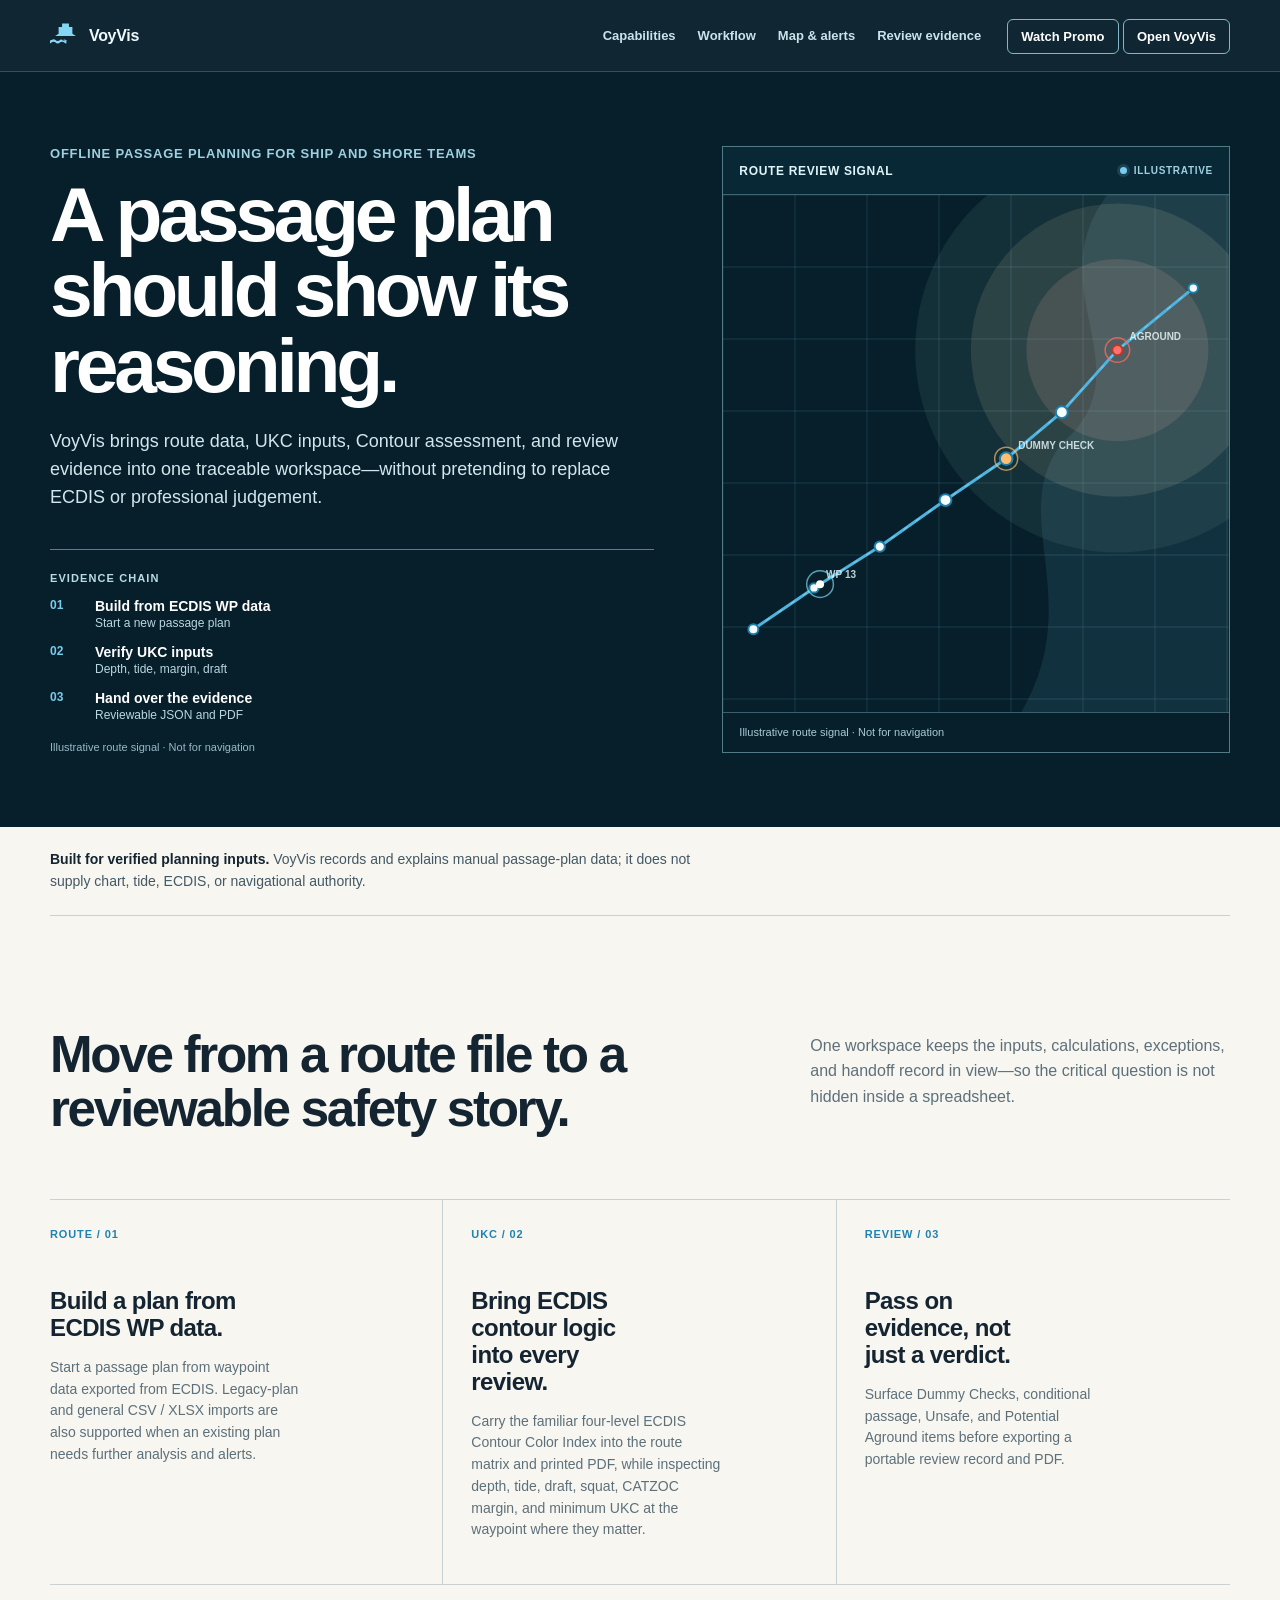
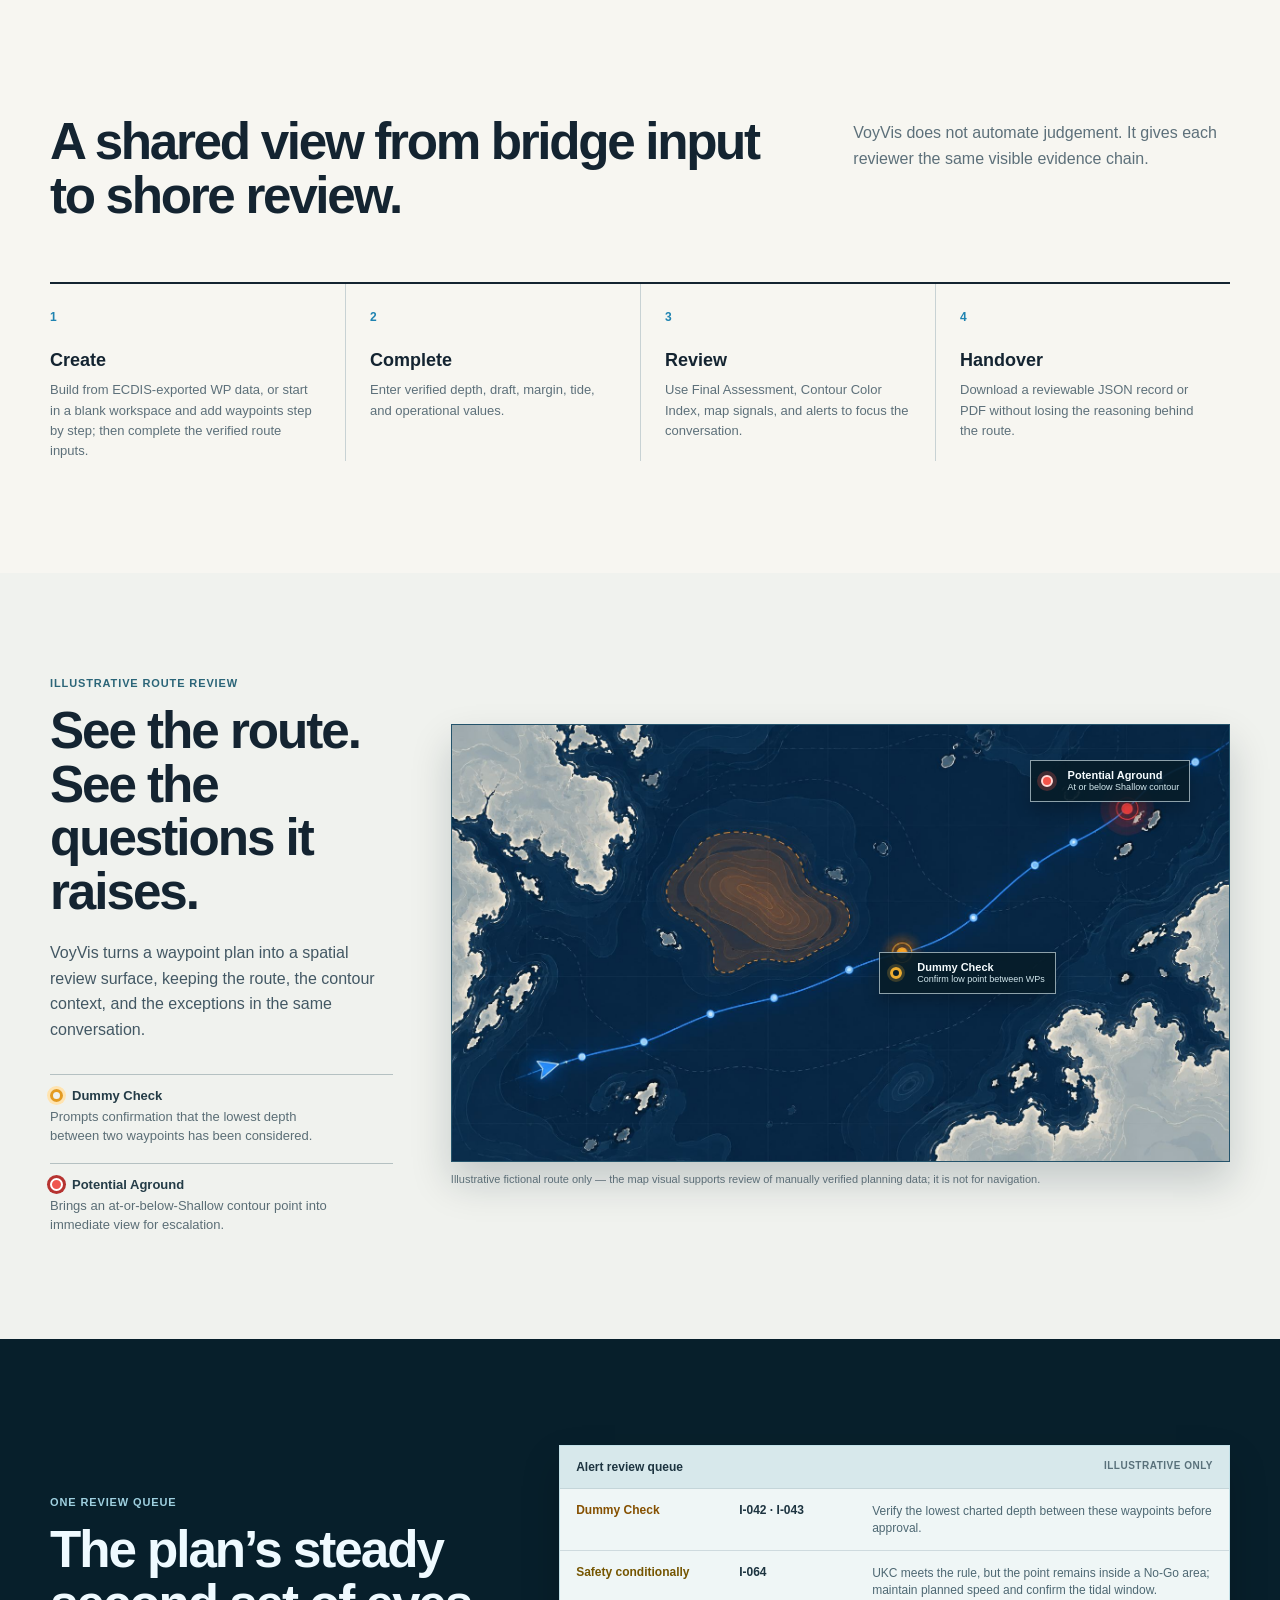
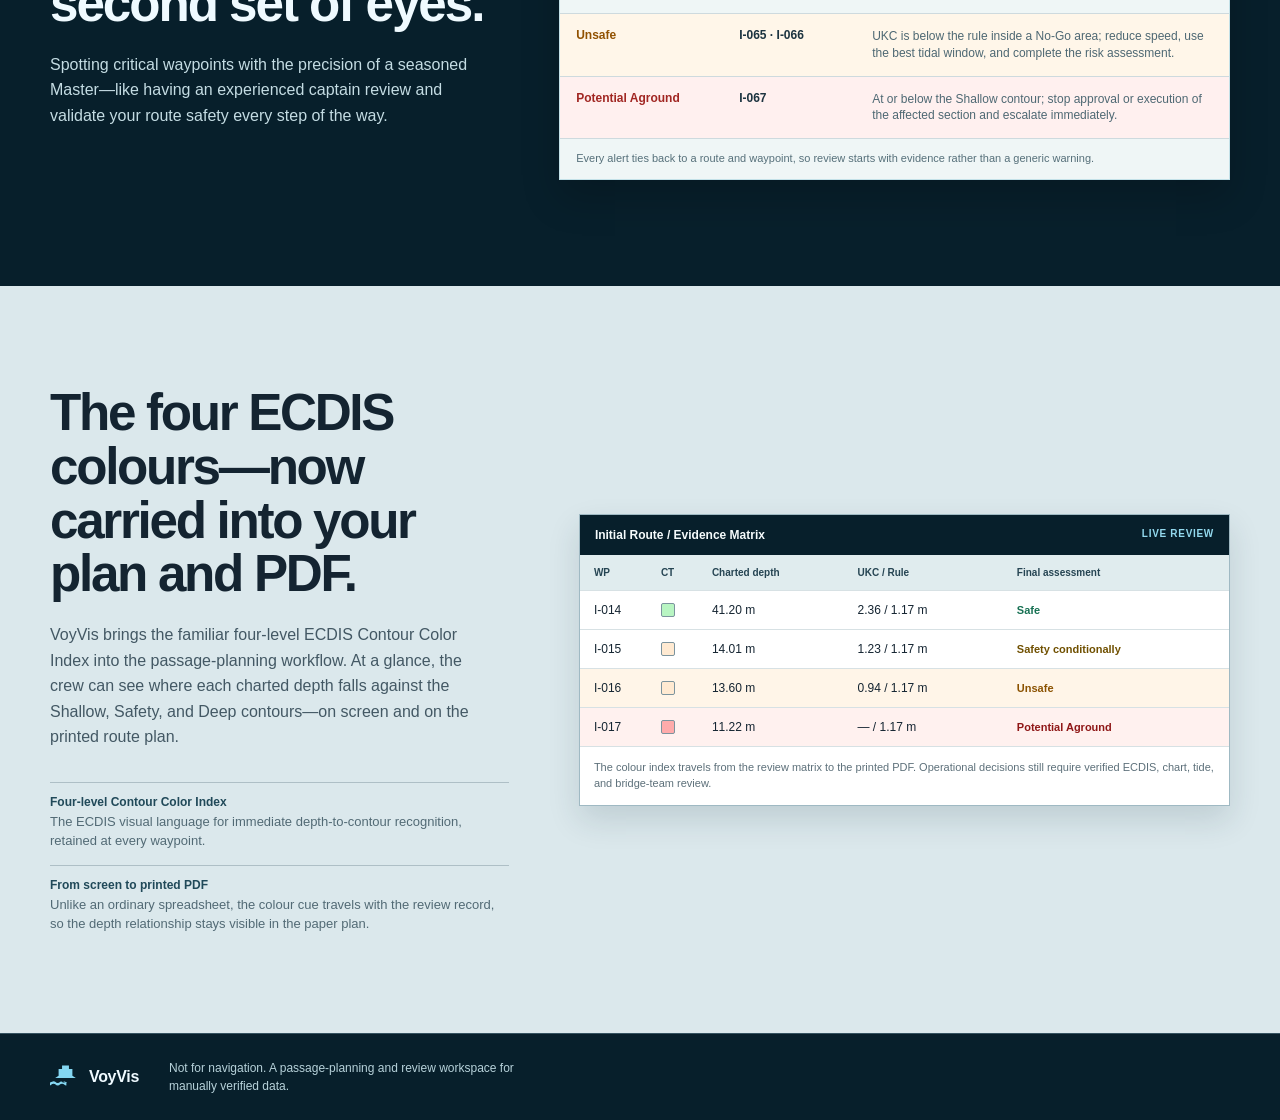
<file: index.html>
<!doctype html>
<html lang="en">
<head>
  <meta charset="utf-8" />
  <meta name="viewport" content="width=device-width, initial-scale=1" />
  <meta name="description" content="VoyVis is an offline-first passage-planning workspace for traceable UKC and contour assessment." />
  <title>VoyVis — Passage planning, made reviewable</title>
  <link rel="stylesheet" href="landing.css" />
  <link rel="stylesheet" href="route-review.css" />
</head>
<body class="landing-page">
  <a class="skip-link" href="#main-content">Skip to content</a>
  <header class="site-header" data-site-header>
    <a class="brand" href="index.html" aria-label="VoyVis landing page">
      <svg class="brand-mark" viewBox="0 0 36 36" aria-hidden="true"><path d="M10 8h16v8l4 2.6H6L10 16V8Zm4-4h8v4h-8V4ZM4 22.4c2.5 0 2.5 1.9 5 1.9s2.5-1.9 5-1.9 2.5 1.9 5 1.9-2.5-1.9-5-1.9 2.5 1.9 5 1.9v3c-2.5 0-2.5-1.9-5-1.9s-2.5 1.9-5 1.9-2.5-1.9-5-1.9-2.5 1.9-5 1.9-2.5-1.9-5-1.9 2.5 1.9 5 1.9v-3Z" /></svg>
      <span>VoyVis</span>
    </a>
    <nav aria-label="Landing page navigation">
      <a href="#capabilities">Capabilities</a><a href="#workflow">Workflow</a><a href="#map-review">Map &amp; alerts</a><a href="#review">Review evidence</a>
    </nav>
    <div class="header-actions">
      <a class="header-action header-promo" href="voyvis-product-promo.html" target="_blank" rel="noopener" aria-label="Watch the VoyVis product promo in a new window">Watch Promo</a>
      <a class="header-action" href="https://voyvis.netlify.app/" target="_blank" rel="noopener noreferrer">Open VoyVis</a>
    </div>
  </header>
  <main id="main-content" tabindex="-1">
    <section class="hero" aria-labelledby="hero-title">
      <div class="hero-grid">
        <div class="hero-copy">
          <p class="hero-label">Offline passage planning for ship and shore teams</p>
          <h1 id="hero-title">A passage plan should show its reasoning.</h1>
          <p class="hero-intro">VoyVis brings route data, UKC inputs, Contour assessment, and review evidence into one traceable workspace—without pretending to replace ECDIS or professional judgement.</p>
        </div>
        <figure class="hero-route-monitor" aria-labelledby="hero-route-monitor-title">
          <figcaption class="hero-monitor-head"><span class="hero-monitor-title" id="hero-route-monitor-title">Route review signal</span><span class="hero-monitor-state"><i aria-hidden="true"></i>Illustrative</span></figcaption>
          <div class="hero-route-viewport"><canvas id="hero-chart" class="hero-chart" aria-hidden="true"></canvas></div>
          <p class="hero-monitor-note">Illustrative route signal · Not for navigation</p>
        </figure>
        <aside class="hero-signal" aria-labelledby="evidence-chain-title">
          <h2 class="signal-title" id="evidence-chain-title">Evidence chain</h2>
          <ol><li><span>01</span><strong>Build from ECDIS WP data</strong><small>Start a new passage plan</small></li><li><span>02</span><strong>Verify UKC inputs</strong><small>Depth, tide, margin, draft</small></li><li><span>03</span><strong>Hand over the evidence</strong><small>Reviewable JSON and PDF</small></li></ol>
          <p class="signal-note">Illustrative route signal · Not for navigation</p>
        </aside>
      </div>
    </section>
    <section class="boundary reveal" aria-label="Safety boundary"><p><strong>Built for verified planning inputs.</strong> VoyVis records and explains manual passage-plan data; it does not supply chart, tide, ECDIS, or navigational authority.</p></section>
    <section class="capabilities section-shell reveal" id="capabilities" aria-labelledby="capabilities-title">
      <div class="section-lead"><h2 id="capabilities-title">Move from a route file to a reviewable safety story.</h2><p>One workspace keeps the inputs, calculations, exceptions, and handoff record in view—so the critical question is not hidden inside a spreadsheet.</p></div>
      <div class="capability-rail"><article class="capability-item"><span class="capability-code">ROUTE / 01</span><h3>Build a plan from ECDIS WP data.</h3><p>Start a passage plan from waypoint data exported from ECDIS. Legacy-plan and general CSV / XLSX imports are also supported when an existing plan needs further analysis and alerts.</p></article><article class="capability-item"><span class="capability-code">UKC / 02</span><h3>Bring ECDIS contour logic into every review.</h3><p>Carry the familiar four-level ECDIS Contour Color Index into the route matrix and printed PDF, while inspecting depth, tide, draft, squat, CATZOC margin, and minimum UKC at the waypoint where they matter.</p></article><article class="capability-item"><span class="capability-code">REVIEW / 03</span><h3>Pass on evidence, not just a verdict.</h3><p>Surface Dummy Checks, conditional passage, Unsafe, and Potential Aground items before exporting a portable review record and PDF.</p></article></div>
    </section>
    <section class="workflow section-shell reveal" id="workflow" aria-labelledby="workflow-title"><div class="section-lead compact"><h2 id="workflow-title">A shared view from bridge input to shore review.</h2><p>VoyVis does not automate judgement. It gives each reviewer the same visible evidence chain.</p></div><ol class="workflow-track"><li><span class="step-index">1</span><div><h3>Create</h3><p>Build from ECDIS-exported WP data, or start in a blank workspace and add waypoints step by step; then complete the verified route inputs.</p></div></li><li><span class="step-index">2</span><div><h3>Complete</h3><p>Enter verified depth, draft, margin, tide, and operational values.</p></div></li><li><span class="step-index">3</span><div><h3>Review</h3><p>Use Final Assessment, Contour Color Index, map signals, and alerts to focus the conversation.</p></div></li><li><span class="step-index">4</span><div><h3>Handover</h3><p>Download a reviewable JSON record or PDF without losing the reasoning behind the route.</p></div></li></ol></section>
    <section class="map-review-stage reveal" id="map-review" aria-labelledby="map-review-title"><div class="map-review-copy"><p class="preview-label">Illustrative route review</p><h2 id="map-review-title">See the route. See the questions it raises.</h2><p>VoyVis turns a waypoint plan into a spatial review surface, keeping the route, the contour context, and the exceptions in the same conversation.</p><dl class="map-key"><div><dt><i class="map-key-mark dummy-key" aria-hidden="true"></i>Dummy Check</dt><dd>Prompts confirmation that the lowest depth between two waypoints has been considered.</dd></div><div><dt><i class="map-key-mark aground-key" aria-hidden="true"></i>Potential Aground</dt><dd>Brings an at-or-below-Shallow contour point into immediate view for escalation.</dd></div></dl></div><figure class="route-safety-figure"><div class="route-safety-image-wrap"><img src="assets/hero-ocean.jpg" width="1672" height="943" alt="Illustrative fictional maritime route map. A blue route crosses dark water; an amber marked waypoint indicates a required Dummy Check and a red marked waypoint indicates Potential Aground." /><span class="map-callout map-callout-dummy"><i aria-hidden="true"></i><strong>Dummy Check</strong><small>Confirm low point between WPs</small></span><span class="map-callout map-callout-aground"><i aria-hidden="true"></i><strong>Potential Aground</strong><small>At or below Shallow contour</small></span></div><figcaption>Illustrative fictional route only — the map visual supports review of manually verified planning data; it is not for navigation.</figcaption></figure></section>
    <section class="alerts-stage reveal" aria-labelledby="alerts-stage-title"><div class="alerts-stage-intro"><p class="preview-label">One review queue</p><h2 id="alerts-stage-title">The plan’s steady second set of eyes.</h2><p>Spotting critical waypoints with the precision of a seasoned Master—like having an experienced captain review and validate your route safety every step of the way.</p></div><div class="alerts-ledger" aria-label="Illustrative VoyVis Alerts summary"><header><span>Alert review queue</span><small>Illustrative only</small></header><ol><li class="alert-dummy"><span class="alert-status">Dummy Check</span><strong>I-042 · I-043</strong><p>Verify the lowest charted depth between these waypoints before approval.</p></li><li class="alert-conditional"><span class="alert-status">Safety conditionally</span><strong>I-064</strong><p>UKC meets the rule, but the point remains inside a No-Go area; maintain planned speed and confirm the tidal window.</p></li><li class="alert-unsafe"><span class="alert-status">Unsafe</span><strong>I-065 · I-066</strong><p>UKC is below the rule inside a No-Go area; reduce speed, use the best tidal window, and complete the risk assessment.</p></li><li class="alert-aground"><span class="alert-status">Potential Aground</span><strong>I-067</strong><p>At or below the Shallow contour; stop approval or execution of the affected section and escalate immediately.</p></li></ol><footer>Every alert ties back to a route and waypoint, so review starts with evidence rather than a generic warning.</footer></div></section>
    <section class="review-stage reveal" id="review" aria-labelledby="review-title"><div class="review-copy"><h2 id="review-title">The four ECDIS colours—now carried into your plan and PDF.</h2><p>VoyVis brings the familiar four-level ECDIS Contour Color Index into the passage-planning workflow. At a glance, the crew can see where each charted depth falls against the Shallow, Safety, and Deep contours—on screen and on the printed route plan.</p><dl class="review-glossary"><div><dt>Four-level Contour Color Index</dt><dd>The ECDIS visual language for immediate depth-to-contour recognition, retained at every waypoint.</dd></div><div><dt>From screen to printed PDF</dt><dd>Unlike an ordinary spreadsheet, the colour cue travels with the review record, so the depth relationship stays visible in the paper plan.</dd></div></dl></div><div class="workspace-preview" aria-label="Illustrative Final Assessment preview"><div class="preview-bar"><span>Initial Route / Evidence Matrix</span><span class="preview-live">LIVE REVIEW</span></div><div class="preview-head"><span>WP</span><span>CT</span><span>Charted depth</span><span>UKC / Rule</span><span>Final assessment</span></div><div class="preview-row preview-safe"><span>I-014</span><i class="ct ct-clear" aria-label="Safe greater than Deep contour"></i><span>41.20 m</span><span>2.36 / 1.17 m</span><strong>Safe</strong></div><div class="preview-row preview-conditional"><span>I-015</span><i class="ct ct-policy" aria-label="In No-Go areas"></i><span>14.01 m</span><span>1.23 / 1.17 m</span><strong>Safety conditionally</strong></div><div class="preview-row preview-unsafe"><span>I-016</span><i class="ct ct-policy" aria-label="In No-Go areas"></i><span>13.60 m</span><span>0.94 / 1.17 m</span><strong>Unsafe</strong></div><div class="preview-row preview-danger"><span>I-017</span><i class="ct ct-aground" aria-label="Danger at or below Shallow contour"></i><span>11.22 m</span><span>— / 1.17 m</span><strong>Potential Aground</strong></div><p class="preview-caption">The colour index travels from the review matrix to the printed PDF. Operational decisions still require verified ECDIS, chart, tide, and bridge-team review.</p></div></section>
  </main>
  <footer class="site-footer"><a class="brand" href="index.html"><svg class="brand-mark" viewBox="0 0 36 36" aria-hidden="true"><path d="M10 8h16v8l4 2.6H6L10 16V8Zm4-4h8v4h-8V4ZM4 22.4c2.5 0 2.5 1.9 5 1.9s2.5-1.9 5-1.9 2.5 1.9 5 1.9-2.5-1.9-5-1.9 2.5 1.9 5 1.9v3c-2.5 0-2.5-1.9-5-1.9s-2.5 1.9-5 1.9-2.5-1.9-5-1.9-2.5 1.9-5 1.9-2.5-1.9-5-1.9 2.5 1.9 5 1.9v-3Z"/></svg><span>VoyVis</span></a><p>Not for navigation. A passage-planning and review workspace for manually verified data.</p></footer>
  <script src="landing.js"></script>
</body>
</html>
</file>
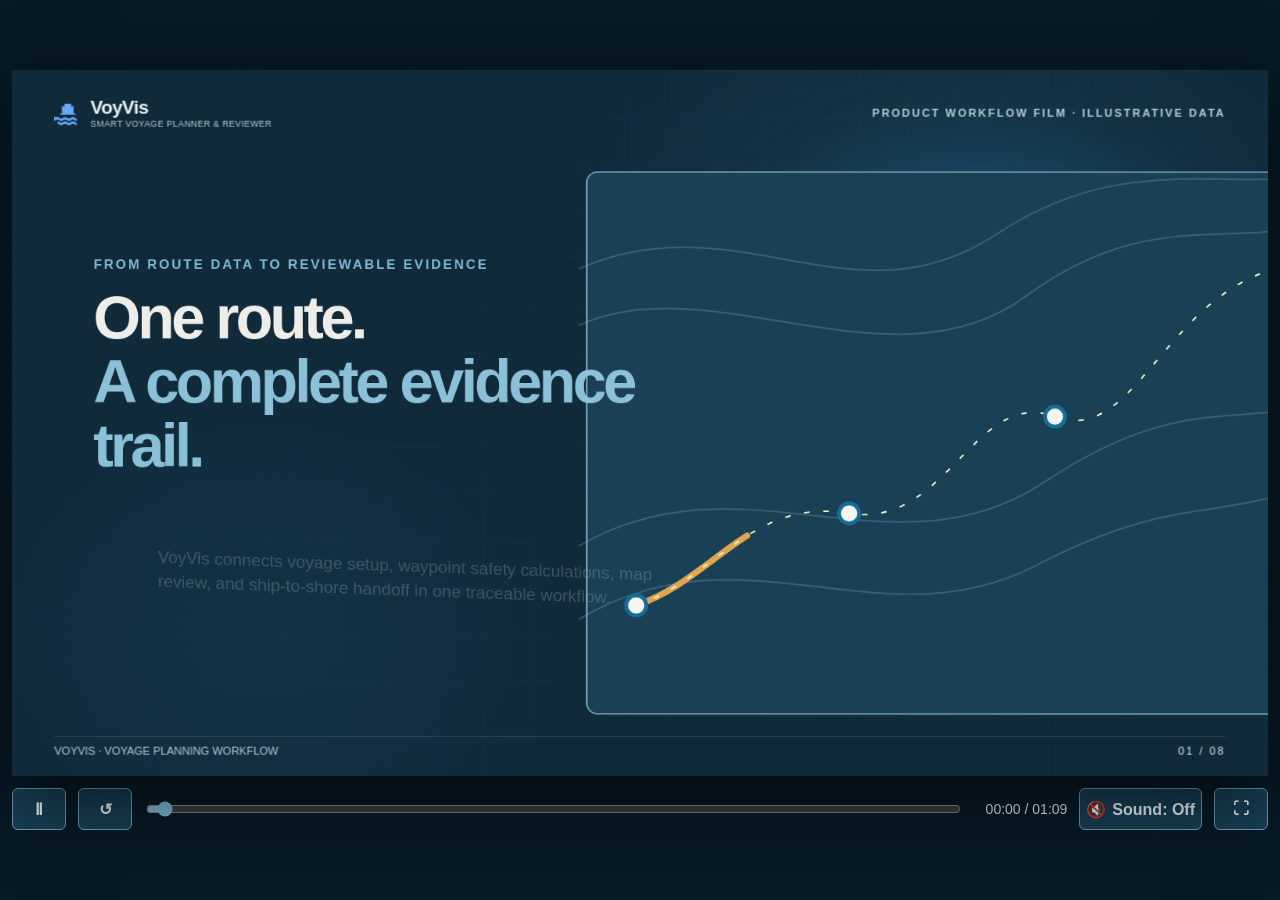
<file: voyvis-product-promo.html>
<!doctype html>
<html lang="en">
<head>
<meta charset="utf-8">
<meta name="viewport" content="width=device-width, initial-scale=1">
<meta name="theme-color" content="#102a3a">
<meta name="description" content="VoyVis voyage planning and review workflow film. A single HTML file that plays offline.">
<title>VoyVis | From Route Data to Reviewable Evidence</title>
<style>
/* Source identity: VoyVis3/DESIGN.md and VoyVis3/styles.css. All art and motion are inline. */
:root{--ink:#142431;--muted:#60717d;--night:#102a3a;--night2:#183f54;--paper:#f7f6f1;--canvas:#e7edef;--line:#c8d2d4;--blue:#136c99;--blueSoft:#d9edf3;--green:#177153;--greenSoft:#dff3ea;--amber:#9b5f00;--amberSoft:#fff2cf;--red:#a7352a;--redSoft:#f9e2df;--focus:#d17b23}
*{box-sizing:border-box}html,body{margin:0;min-height:100%;background:#071a25;color:#f7f6f1;font-family:"Segoe UI","Noto Sans TC",Arial,sans-serif}button,input{font:inherit}button{cursor:pointer}button:focus-visible,input:focus-visible{outline:3px solid var(--focus);outline-offset:3px}
.player{min-height:100vh;display:flex;flex-direction:column;align-items:center;justify-content:center;gap:12px;padding:12px}.viewport{position:relative;width:min(100%,calc((100vh - 94px)*16/9));aspect-ratio:16/9;overflow:hidden;background:var(--night);box-shadow:0 24px 75px #0009;isolation:isolate}.film{position:absolute;width:1600px;height:900px;left:0;top:0;overflow:hidden;transform-origin:top left;perspective:1500px;background:var(--night)}.film:before{content:"";position:absolute;inset:0;background:radial-gradient(ellipse 720px 430px at 75% 20%,#24516b66,transparent 70%),radial-gradient(ellipse 550px 450px at 20% 80%,#1e456050,transparent 72%);z-index:0}.film:after{content:"";position:absolute;inset:0;z-index:100;pointer-events:none;opacity:.12;background-image:repeating-linear-gradient(0deg,transparent 0 5px,#cce2e818 6px 7px);mix-blend-mode:soft-light}
.scene{position:absolute;inset:0;z-index:1;opacity:0;visibility:hidden;overflow:hidden;transform-style:preserve-3d}.scene.active{visibility:visible}.scene .grain{position:absolute;inset:0;background-image:linear-gradient(#64a8f708 1px,transparent 1px),linear-gradient(90deg,#64a8f708 1px,transparent 1px);background-size:60px 60px;mask-image:linear-gradient(90deg,transparent,#000 40%,#000 90%,transparent);pointer-events:none}.scene .halo{position:absolute;border-radius:50%;filter:blur(45px);background:#136c9948;pointer-events:none}.scene-inner{position:relative;z-index:2;width:100%;height:100%;display:flex;flex-direction:column;gap:28px;padding:95px 95px 76px}.mast{position:absolute;z-index:50;top:34px;left:54px;right:54px;display:flex;align-items:center;justify-content:space-between;pointer-events:none}.brand{display:flex;align-items:center;gap:12px;color:#eaf5f6}.brand svg{width:34px;height:34px;fill:#64a8f7}.brand strong{font-size:24px;letter-spacing:-.03em}.brand small{display:block;color:#b8d0db;font-size:11px;letter-spacing:.05em}.mast .eyebrow{font-weight:700;color:#b8d0db;font-size:14px;letter-spacing:.18em;text-transform:uppercase}.footnote{position:absolute;z-index:60;left:54px;right:54px;bottom:25px;display:flex;justify-content:space-between;align-items:center;border-top:1px solid #8fafbd55;padding-top:10px;color:#b8d0db;font-size:14px}.footnote .seq{font-variant-numeric:tabular-nums;letter-spacing:.18em;color:#d9edf3}.scene-head{display:flex;align-items:end;justify-content:space-between;gap:28px}.kicker{color:#80b7cf;font-size:17px;font-weight:800;letter-spacing:.16em;text-transform:uppercase}.scene h1,.scene h2,.scene h3,.scene p{margin:0}.scene h1{font-size:78px;line-height:1.05;letter-spacing:-.055em;font-weight:800}.scene h2{font-size:57px;line-height:1.08;letter-spacing:-.045em;font-weight:800}.scene h3{font-size:27px;line-height:1.16}.subhead{font-size:24px;line-height:1.45;color:#d0e0e5;max-width:900px}.callout{font-size:22px;line-height:1.35;color:#e3edf0}.accent{color:#8fc8e0}.pill{display:inline-flex;align-items:center;justify-content:center;gap:8px;border:1px solid #8eb9c9;border-radius:99px;padding:8px 16px;color:#d9edf3;background:#183f54;font-size:17px;font-weight:700;white-space:nowrap}.pill.paper{color:var(--ink);background:var(--paper);border-color:var(--line)}.pill.green{color:#0c6146;background:var(--greenSoft);border-color:#b4d9c7}.pill.amber{color:#825604;background:var(--amberSoft);border-color:#e7cc8b}.pill.red{color:#80251c;background:var(--redSoft);border-color:#e6b5ae}.pill.blue{color:#0a5c83;background:var(--blueSoft);border-color:#9fc8d7}.mini{font-size:15px;color:var(--muted);line-height:1.4}.mono{font-variant-numeric:tabular-nums;font-feature-settings:"tnum"}.lift{will-change:transform,opacity;transform-style:preserve-3d}.float-shadow{box-shadow:0 22px 50px #03131d6e,0 5px 14px #03131d40}.ui-window{background:var(--paper);color:var(--ink);border:1px solid #c4d0d3;box-shadow:0 22px 50px #03131d70}.ui-top{height:57px;padding:0 24px;display:flex;align-items:center;justify-content:space-between;background:var(--night);color:#f6fbfc;font-weight:700}.ui-top .mini-brand{font-size:20px}.ui-top .tiny-actions{display:flex;gap:8px}.ui-top .tiny-actions span{border:1px solid #84a6b3;border-radius:5px;padding:7px 11px;font-size:12px}.ui-top .tiny-actions span:last-child{background:#f3f6ed;color:var(--ink);border-color:#f3f6ed}.paper-title{font-size:25px;font-weight:800;color:var(--ink);line-height:1.2}.paper-copy{font-size:15px;color:var(--muted);line-height:1.4}.route-tabs{height:46px;background:var(--night);display:flex;align-items:stretch;color:#cce2e8}.route-tabs span{display:flex;align-items:center;padding:0 19px;font-weight:750;font-size:15px}.route-tabs span:first-child{color:var(--night);background:var(--paper);box-shadow:inset 0 3px 0 #e0a550}.field{min-height:58px}.field label{display:block;font-size:13px;font-weight:750;color:#31515e;margin-bottom:6px}.field .value{height:32px;display:flex;align-items:center;padding:0 9px;border:1px solid #aebfc6;border-radius:5px;background:white;color:#263e48;font-size:15px}.field.derived .value{height:auto;padding:4px 0;border:0;background:transparent;font-weight:800;font-size:24px}.field.derived{background:#e7f1f3;padding:7px 10px}.field.derived small{font-size:11px;color:var(--muted)}.btn{display:inline-block;padding:10px 15px;background:white;border:1px solid #aebfc6;border-radius:6px;color:var(--ink);font-size:14px;font-weight:750}.btn.primary{background:var(--blue);color:white;border-color:var(--blue)}.btn.quiet{background:transparent;color:#d9edf3;border-color:#83a3b0}.tag{display:inline-block;padding:5px 8px;border-radius:4px;font-size:13px;font-weight:750}.tag.safe{background:var(--greenSoft);color:#0c6146}.tag.danger{background:var(--redSoft);color:#80251c}.tag.unsafe{background:var(--amberSoft);color:#825604}.tag.neutral{background:#eef2f4;color:#4d6470}.section-number{font-size:18px;color:#8fc8e0;letter-spacing:.1em;font-weight:800}.workflow{display:flex;align-items:center;gap:12px;flex-wrap:wrap}.workflow .step{border:1px solid #86a5b1;background:#193f52;color:#edf7f8;padding:12px 18px;border-radius:7px;font-size:20px;font-weight:700}.workflow .arrow{color:#8fc8e0;font-size:25px}.note-band{padding:14px 18px;background:#fff5d9;border:1px solid #d5b05c;border-radius:7px;color:#654100;font-size:17px;font-weight:700}
/* Opening: the original chartroom palette, route line, and floating interface tiles. */
.intro .scene-inner{justify-content:center;padding-left:104px}.intro-copy{position:relative;z-index:5;max-width:800px}.intro-copy h1{margin:14px 0 24px}.intro-copy .subhead{max-width:730px}.intro-chart{position:absolute;z-index:1;right:-110px;top:120px;width:990px;height:710px;transform:rotate(-7deg);opacity:.88}.intro-chart .sea{fill:#183f54;stroke:#6e9dad;stroke-width:2}.intro-chart .contour{fill:none;stroke:#94b8c3;stroke-width:2;opacity:.28}.intro-chart .route{fill:none;stroke:#e0a550;stroke-width:8;stroke-linecap:round;stroke-linejoin:round;stroke-dasharray:1050;stroke-dashoffset:1050}.intro-chart .route-light{fill:none;stroke:#fff4cc;stroke-width:2;stroke-dasharray:7 18}.intro-chart circle{fill:#f7f6f1;stroke:#136c99;stroke-width:5}.intro-chip{position:absolute;z-index:3;background:var(--paper);color:var(--ink);padding:15px 18px;border:1px solid #bed0d6;min-width:185px;font-weight:800;font-size:20px}.intro-chip small{display:block;font-size:13px;color:var(--muted);font-weight:600;margin-top:4px}.intro-chip.i1{top:265px;right:310px}.intro-chip.i2{top:446px;right:96px}.intro-chip.i3{top:630px;right:304px}.intro-chip.i4{top:565px;right:38px}.intro .ribbon{margin-top:34px;display:flex;gap:10px}.intro .ribbon .pill{font-size:17px}
/* Section 1: Voyage Setup. */
.setup-grid{display:grid;grid-template-columns:960px 1fr;gap:28px;flex:1;min-height:0}.setup-window{height:530px}.setup-window .body{padding:20px 24px}.setup-window .body>p{margin:5px 0 16px}.fields{display:grid;grid-template-columns:repeat(5,1fr);gap:15px 12px;margin-top:16px}.setup-aside{display:flex;flex-direction:column;gap:18px}.workflow-card{background:var(--night2);border:1px solid #52829a;padding:20px 22px;color:#e9f6f8}.workflow-card .n{color:#8fc8e0;font-size:16px;font-weight:800;letter-spacing:.14em}.workflow-card strong{display:block;margin-top:8px;font-size:23px}.workflow-card p{margin-top:7px;font-size:16px;color:#c8dce3;line-height:1.45}.setup-footer{display:flex;gap:18px;align-items:center;margin-top:2px}.setup-footer .note-band{flex:1}
/* Section 2: route matrix. */
.route-content{display:grid;grid-template-columns:1fr 360px;gap:26px;flex:1;min-height:0}.route-window{height:546px;overflow:hidden}.route-window .body{padding:20px}.route-window .meta{display:flex;align-items:center;justify-content:space-between}.route-window .toolbar{display:flex;gap:8px;margin:17px 0}.route-window .toolbar .btn{font-size:13px;padding:8px 10px}.route-window .autofill{background:#fff1cb;color:#6d4704;border:1px solid #e8bb61;border-radius:5px;padding:11px 13px;font-size:13px;line-height:1.35;margin-bottom:13px}.matrix{border-collapse:collapse;width:100%;font-size:13px;text-align:left;color:#263e48}.matrix th{background:#e0ecee;padding:9px 8px;border-bottom:1px solid #bfcfd3;white-space:nowrap}.matrix td{padding:10px 8px;border-bottom:1px solid #d8e2e5;white-space:nowrap}.matrix tbody tr:nth-child(even){background:#f1f6f6}.matrix .cell-focus{border:2px solid var(--blue);background:#e8f4fa;font-weight:800}.matrix-followup{display:grid;grid-template-columns:repeat(3,1fr);gap:10px;margin-top:26px}.matrix-followup div{padding:15px 12px;background:#e7f1f3;border-top:3px solid #8bb6c7;color:#31515e}.matrix-followup strong{display:block;font-size:16px}.matrix-followup small{display:block;margin-top:7px;font-size:13px;line-height:1.3;color:#60717d}.route-side{display:flex;flex-direction:column;gap:15px}.route-side .process{padding:17px 20px;background:#e7f1f3;border-left:4px solid #5b9cba;color:var(--ink)}.route-side .process strong{font-size:19px}.route-side .process p{font-size:16px;margin-top:6px;color:#395969;line-height:1.35}.route-footer{font-size:18px;color:#d4e5e8}
/* Section 3: UKC assessment. */
.ukc-layout{display:grid;grid-template-columns:600px 1fr;gap:26px;flex:1}.equation-card{padding:28px;background:var(--paper);color:var(--ink);display:flex;flex-direction:column;gap:18px}.equation-card h3{font-size:25px}.eq-list{display:grid;grid-template-columns:1fr auto;row-gap:10px;font-size:20px;border-top:1px solid var(--line);padding-top:16px}.eq-list strong{font-variant-numeric:tabular-nums}.eq-result{display:flex;justify-content:space-between;align-items:center;background:#dff3ea;padding:20px 24px;color:#0c6146;font-weight:800;font-size:25px}.eq-result b{font-size:48px}.eq-formula{font-size:18px;color:#4d6470;line-height:1.45}.decision-card{padding:22px;background:var(--paper);color:var(--ink)}.decision-table{width:100%;border-collapse:collapse;margin-top:16px;font-size:17px}.decision-table th{padding:10px;text-align:left;background:#e0ecee;font-size:16px}.decision-table td{padding:11px 10px;border-bottom:1px solid #d8e2e5}.decision-table td:first-child{font-weight:800}.decision-table tr.alert td{background:#fff4f2}.decision-table tr.warn td{background:#fff7e8}.decision-card .smallnote{margin-top:16px;font-size:16px;color:#496371}.ukc-bottom{display:flex;gap:14px;align-items:center}.ukc-bottom .step{flex:1;border:1px solid #698fa0;background:#193d50;padding:14px 16px;font-size:17px;line-height:1.4}
/* Section 4: map review. */
.map .scene-inner{gap:16px;padding-bottom:60px}.map-layout{display:grid;grid-template-columns:305px 1fr;flex:1;background:#dbe4ea;color:var(--ink);min-height:0;border:1px solid #bfd0d5}.map-sidebar{background:#f8fafc;display:flex;flex-direction:column;border-right:1px solid #cbd5e1}.map-stats{display:grid;grid-template-columns:1fr 1fr;gap:7px;padding:11px;background:#f2f6fa}.map-stats div{padding:9px 8px;text-align:center;background:white;border:1px solid #d8e1ea}.map-stats small{display:block;font-size:12px;color:#8391a4;font-weight:800;text-transform:uppercase}.map-stats b{display:block;font-size:24px;color:#2d5fa8}.map-sidebar .review-head{display:flex;justify-content:space-between;padding:12px;background:#1f2c42;color:#fff;font-weight:800}.map-sidebar .list{padding:6px;display:flex;flex-direction:column;gap:6px}.map-sidebar .item{background:white;border:1px solid #d6e3e9;padding:9px}.map-sidebar .item strong{font-size:17px}.map-sidebar .item small{display:block;color:#547183;font-size:13px;margin-top:4px}.map-sidebar .item.danger{border-color:#181f27;background:#fffbea}.map-sidebar .item.danger strong{color:#7b281d}.map-note{margin-top:auto;padding:12px;font-size:12px;color:#60717d;border-top:1px solid #d6e0e8}.map-area{position:relative;overflow:hidden;background:#cfdee2}.map-area svg{width:100%;height:100%}.map-area .gridline{stroke:#adc4cc;stroke-width:1;opacity:.6}.map-area .land{fill:#dce5d9;stroke:#b4c9c4;stroke-width:2}.map-area .coast{fill:none;stroke:#92adae;stroke-width:1.5}.map-area .track{fill:none;stroke:#d17b23;stroke-width:6;stroke-linecap:round;stroke-linejoin:round;stroke-dasharray:1100;stroke-dashoffset:1100}.map-area .trackGlow{fill:none;stroke:#fff5d9;stroke-width:2;stroke-dasharray:7 13}.map-area .mark circle{fill:#136c99;stroke:white;stroke-width:3}.map-area .mark text{font-size:17px;font-weight:800;fill:#17374a}.map-area .mark.bad circle{fill:#facc15;stroke:#111827;stroke-width:5}.map-area .map-call{position:absolute;right:28px;top:32px;background:#fffbea;color:#192839;border:2px solid #121c28;padding:14px 18px;font-size:17px;font-weight:800;box-shadow:0 12px 28px #183f544a}.map-area .map-call b{color:#9b5f00}.map-bottom{display:flex;align-items:center;justify-content:space-between;font-size:18px;color:#d4e5e8}
/* Section 5: alerts. */
.alerts-layout{display:grid;grid-template-columns:860px 1fr;gap:25px;flex:1}.alerts-window{padding:24px 26px}.alerts-window .alert-row{display:grid;grid-template-columns:145px 1fr 110px;align-items:center;gap:14px;padding:18px 10px;border-bottom:1px solid var(--line);font-size:19px}.alerts-window .alert-row:first-of-type{margin-top:22px}.alerts-window .alert-row small{color:var(--muted);font-size:14px}.alerts-window .alert-row b{font-size:20px}.alerts-actions{display:flex;flex-direction:column;gap:15px}.alerts-actions .workflow-card{min-height:126px}.alerts-bottom{display:flex;align-items:center;gap:17px}.alerts-bottom .note-band{font-size:17px}
/* Section 6: delivery and audit. */
.delivery-layout{display:grid;grid-template-columns:1fr 1fr;gap:28px;flex:1}.delivery-card{padding:28px;background:var(--paper);color:var(--ink);display:flex;flex-direction:column;gap:19px}.delivery-card .headrow{display:flex;justify-content:space-between;align-items:center}.delivery-card h3{font-size:27px}.export-file{display:flex;align-items:center;gap:18px;padding:22px;background:#e7f1f3;border:1px solid #a6c3cb}.export-file .file-icon{width:76px;height:90px;display:flex;align-items:center;justify-content:center;background:white;border:2px solid #4e8aaa;color:#136c99;font-weight:900;font-size:20px}.export-file strong{font-size:23px}.export-file small{display:block;font-size:15px;color:#4d6470;margin-top:4px}.handoff{display:flex;gap:13px;align-items:center;font-size:18px;font-weight:750}.handoff span{flex:1;text-align:center;border:1px solid #aebfc6;padding:13px 10px;background:white}.handoff .arrow{flex:0;color:var(--blue);border:0;padding:0;background:none}.audit-list{list-style:none;padding:0;margin:0}.audit-list li{display:grid;grid-template-columns:115px 1fr;gap:12px;border-bottom:1px solid #d8e2e5;padding:13px 0;font-size:17px}.audit-list time{color:#60717d;font-variant-numeric:tabular-nums}.delivery-bottom{display:flex;gap:18px}.delivery-bottom .workflow-card{flex:1}
/* End card. */
.end .scene-inner{justify-content:center;text-align:center;align-items:center}.end-mark{width:116px;height:116px;display:grid;place-items:center;border:2px solid #7cb4ce;border-radius:50%;background:#183f54;box-shadow:0 0 90px #136c996b}.end-mark svg{width:64px;height:64px;fill:#64a8f7}.end h1{max-width:1120px;font-size:75px}.end .subhead{max-width:900px}.end .workflow{justify-content:center;margin-top:20px}.end .workflow .step{font-size:19px}.end .legal{margin-top:25px;max-width:1000px;color:#b6ccd5;font-size:16px;line-height:1.5}
.controls{width:min(100%,calc((100vh - 94px)*16/9));display:grid;grid-template-columns:auto auto minmax(0,1fr) auto auto auto;gap:12px;align-items:center;color:#d9edf3}.ctrl{background:#183f54;color:#eaf5f6;border:1px solid #6d9aac;border-radius:6px;min-width:54px;height:42px;font-weight:800}.ctrl:hover{background:#23546c}.ctrl.sound-on{background:#23546c;border-color:#8fc8e0}.sound-label{margin-left:6px}#soundToggle{min-width:116px}.time{font-size:14px;min-width:96px;text-align:right;font-variant-numeric:tabular-nums}.scrub{width:100%;accent-color:#7bb7d4;cursor:pointer}.speed{font-size:14px;color:#b8d0db}.sr-only{position:absolute;width:1px;height:1px;padding:0;margin:-1px;overflow:hidden;clip:rect(0,0,0,0);white-space:nowrap;border:0}@media(max-width:650px){.player{gap:8px;padding:8px}.controls{grid-template-columns:auto minmax(0,1fr) auto auto auto;gap:8px}.controls .speed,.controls #restart{display:none}.ctrl{min-width:44px;height:40px}.time{min-width:82px;font-size:12px}#soundToggle{min-width:44px}.sound-label{display:none}}
.viewport:fullscreen{width:100vw;height:100vh;aspect-ratio:auto;background:#071a25}
</style>
</head>
<body>
<main class="player" aria-label="VoyVis promotional film player">
  <div class="viewport" id="viewport"><div class="film" id="film">
    <div class="mast"><div class="brand"><svg viewBox="0 0 32 32" aria-hidden="true"><path d="M9 8.5h14v8.2l3.3 2.1H5.7L9 16.7V8.5Zm3-3h8v3h-8v-3Zm-8.3 16.1c2.3 0 2.3 1.8 4.6 1.8s2.3-1.8 4.6-1.8 2.3 1.8 4.6 1.8 2.3-1.8 4.6-1.8 2.3 1.8 4.6 1.8v3c-2.3 0-2.3-1.8-4.6-1.8s-2.3 1.8-4.6 1.8-2.3-1.8-4.6-1.8-2.3 1.8-4.6 1.8-2.3-1.8-4.6-1.8-2.3 1.8-4.6 1.8-2.3-1.8-4.6-1.8v-3Zm0 5c2.3 0 2.3 1.8 4.6 1.8s2.3-1.8 4.6-1.8 2.3 1.8 4.6 1.8 2.3-1.8 4.6-1.8 2.3 1.8 4.6 1.8v3c-2.3 0-2.3-1.8-4.6-1.8s-2.3 1.8-4.6 1.8-2.3-1.8-4.6-1.8-2.3 1.8-4.6 1.8-2.3-1.8-4.6-1.8v-3Z"/></svg><span><strong>VoyVis</strong><small>SMART VOYAGE PLANNER &amp; REVIEWER</small></span></div><div class="eyebrow">Product workflow film · Illustrative data</div></div>

    <section class="scene intro" data-start="0" data-end="6.6" aria-label="Opening: a complete voyage planning evidence trail">
      <div class="grain"></div><div class="halo" style="width:670px;height:600px;right:30px;top:100px"></div>
      <svg class="intro-chart lift" data-in="0.2" data-dx="180" viewBox="0 0 1000 720" aria-hidden="true"><rect class="sea" x="10" y="10" width="980" height="700" rx="14"/><path class="contour" d="M0 135C204 45 355 213 540 90S873 53 1000 0M0 208C170 130 406 297 578 170S865 122 1000 62M0 493C212 370 406 540 602 410S870 354 1000 292M0 588C210 462 390 622 591 518S834 473 1000 390"/><path class="route" d="M74 570C175 536 223 430 349 451S512 287 615 326S757 168 907 133"/><path class="route-light" d="M74 570C175 536 223 430 349 451S512 287 615 326S757 168 907 133"/><circle cx="74" cy="570" r="13"/><circle cx="349" cy="451" r="13"/><circle cx="615" cy="326" r="13"/><circle cx="907" cy="133" r="13"/></svg>
      <div class="scene-inner"><div class="intro-copy"><div class="kicker lift" data-in="0.1">From route data to reviewable evidence</div><h1 class="lift" data-in="0.4">One route.<br><span class="accent">A complete evidence trail.</span></h1><p class="subhead lift" data-in="0.9">VoyVis connects voyage setup, waypoint safety calculations, map review, and ship-to-shore handoff in one traceable workflow.</p><div class="ribbon lift" data-in="1.35"><span class="pill">Route import</span><span class="pill">UKC assessment</span><span class="pill">Exception review</span></div></div></div>
      <div class="intro-chip i1 lift float-shadow" data-in="1.4" data-dx="120">VOYAGE SETUP<small>Establish the voyage</small></div><div class="intro-chip i2 lift float-shadow" data-in="1.9" data-dx="160">WAYPOINT MATRIX<small>Complete each waypoint</small></div><div class="intro-chip i3 lift float-shadow" data-in="2.4" data-dx="125">VOYVIS REVIEW<small>Link list and map</small></div><div class="intro-chip i4 lift float-shadow" data-in="2.9" data-dx="160">DELIVERY<small>Handoff and audit</small></div>
    </section>

    <section class="scene setup" data-start="5.8" data-end="15.1" aria-label="Voyage Setup workflow"><div class="grain"></div><div class="scene-inner"><div class="scene-head lift" data-in="0.2"><div><div class="section-number">SECTION 01 / VOYAGE SETUP</div><h2>Set the voyage. <span class="accent">Select the route.</span></h2></div><span class="pill">Shared vessel data · Route-specific inputs</span></div><div class="setup-grid"><div class="ui-window setup-window lift" data-in="0.5" data-dx="-110"><div class="ui-top"><span class="mini-brand">⚓ VoyVis</span><div class="tiny-actions"><span>New Plan</span><span>Open JSON</span><span>Export JSON</span></div></div><div class="body"><div class="paper-title">Voyage Setup</div><p class="paper-copy">Vessel Name, Voyage No., Departure, Arrival, LBP, and Breadth are shared.</p><div class="route-tabs"><span>Initial Route</span><span>Pilot Route</span><span>Shifting Route</span><span>Deviation</span></div><div class="fields"><div class="field"><label>Vessel Name</label><div class="value">MV Horizon</div></div><div class="field"><label>Voyage No.</label><div class="value">V-2026-018</div></div><div class="field"><label>Departure</label><div class="value">Kaohsiung</div></div><div class="field"><label>Arrival</label><div class="value">Singapore</div></div><div class="field"><label>Route Planning Date</label><div class="value">2026 / 09 / 30</div></div><div class="field"><label>LBP (m)</label><div class="value mono">220.0</div></div><div class="field"><label>Breadth (m)</label><div class="value mono">32.0</div></div><div class="field"><label>Route Displacement (t)</label><div class="value mono">40,000</div></div><div class="field"><label>Static Draft (m)</label><div class="value mono">8.00</div></div><div class="field derived"><label>Dynamic Draft Dd</label><div class="value mono">8.12 m</div><small>Ds × 1.015</small></div></div></div></div><div class="setup-aside"><div class="workflow-card lift" data-in="0.85" data-dx="100"><div class="n">01 · SHARED</div><strong>Vessel and voyage details</strong><p>Vessel name, voyage number, ports, length, and breadth form the shared baseline.</p></div><div class="workflow-card lift" data-in="1.2" data-dx="110"><div class="n">02 · ROUTE</div><strong>Four routes, managed separately</strong><p>Initial, Pilot, Shifting, and Deviation routes each retain their own date, displacement, and static draft.</p></div><div class="workflow-card lift" data-in="1.55" data-dx="120"><div class="n">03 · DERIVED</div><strong>Derived values update instantly</strong><p>Dynamic Draft and Block Coefficient feed the waypoint safety checks.</p></div></div></div><div class="setup-footer lift" data-in="1.9"><span class="pill blue">Data verified by people</span><div class="note-band">Not for navigation · VoyVis does not replace ECDIS, official charts, tide data, or professional judgement.</div></div></div></section>

    <section class="scene route" data-start="14.3" data-end="25.0" aria-label="Route Workspace: import and waypoint matrix workflow"><div class="grain"></div><div class="scene-inner"><div class="scene-head lift" data-in="0.2"><div><div class="section-number">SECTION 02 / ROUTE WORKSPACE</div><h2>Import waypoints. <span class="accent">Complete every row.</span></h2></div><span class="pill">CSV / XLSX / XLS → Waypoint matrix</span></div><div class="route-content"><div class="ui-window route-window lift" data-in="0.5" data-dx="-100"><div class="body"><div class="meta"><div><div class="paper-title">Initial Route</div><div class="paper-copy">Import ECDIS waypoints, then complete UKC safety data for every point.</div></div><div><span class="tag safe">Safe 2</span> <span class="tag unsafe">Unsafe 1</span> <span class="tag danger">Danger 1</span></div></div><div class="toolbar"><span class="btn primary">Import CSV / XLSX / XLS</span><span class="btn">Add Waypoints ▾</span><span class="btn">☑ Auto-fill down</span><span class="btn">☐ Speed auto-fill down</span></div><div class="autofill"><b>Auto-fill down</b> · Copies selected planning fields to later waypoints in this route. Speed has a separate switch. Check both before editing one point.</div><table class="matrix mono"><thead><tr><th>#</th><th>Waypoint / Position</th><th>Heading</th><th>Distance</th><th>Speed</th><th>XTD P / S</th><th>Watch</th><th>Fix Method</th><th>Chart No.</th><th>Depth</th></tr></thead><tbody><tr><td>01</td><td>22°37.4′ N / 120°16.2′ E</td><td>218°</td><td>18.2 nm</td><td>12.0 kn</td><td>0.5 / 0.5</td><td>Coastal</td><td>Radar</td><td>BA-123</td><td>14.2 m</td></tr><tr><td>02</td><td>21°58.2′ N / 119°30.0′ E</td><td>231°</td><td>21.4 nm</td><td>13.5 kn</td><td>0.5 / 0.5</td><td>Coastal</td><td>Visual</td><td>BA-124</td><td>13.4 m</td></tr><tr><td>03</td><td>20°58.1′ N / 118°43.6′ E</td><td>228°</td><td>18.8 nm</td><td class="cell-focus">11.0 kn</td><td>0.3 / 0.3</td><td>Close</td><td>Radar</td><td>BA-125</td><td>10.1 m</td></tr><tr><td>04</td><td>20°04.0′ N / 117°52.4′ E</td><td>221°</td><td>16.7 nm</td><td>10.0 kn</td><td>0.3 / 0.3</td><td>Close</td><td>Visual</td><td>BA-126</td><td>6.8 m</td></tr></tbody></table><div class="matrix-followup"><div><strong>Safety inputs →</strong><small>Static Draft · Tide · Squat · CATZOC · Captain’s Margin</small></div><div><strong>Assessment →</strong><small>Contours · Adjusted Min. UKC · UKC · Final Check</small></div><div><strong>Review evidence →</strong><small>Remarks preserve manual checks and resolution notes</small></div></div></div></div><div class="route-side"><div class="process lift" data-in="0.85"><strong>① Import and map fields</strong><p>Check waypoint coordinates and source fields after the ECDIS export.</p></div><div class="process lift" data-in="1.2"><strong>② Complete each waypoint</strong><p>Confirm heading, speed, XTD, watch level, fixing method, chart, and depth.</p></div><div class="process lift" data-in="1.55"><strong>③ Control bulk entry</strong><p>Auto-fill and Speed auto-fill are separate. Turn them off before fine-tuning later points.</p></div><div class="process lift" data-in="1.9"><strong>④ Verify the source</strong><p>Geo distance is a rhumb-line suggestion. Check it against ECDIS before applying.</p></div></div></div><div class="route-footer lift" data-in="2.3">Each row feeds UKC and Final Assessment. An incomplete waypoint is never counted as safe.</div></div></section>

    <section class="scene ukc" data-start="24.2" data-end="35.0" aria-label="UKC and Final Assessment workflow"><div class="grain"></div><div class="scene-inner"><div class="scene-head lift" data-in="0.2"><div><div class="section-number">SECTION 03 / UKC &amp; SAFETY ASSESSMENT</div><h2>Every waypoint. <span class="accent">A traceable decision.</span></h2></div><span class="pill">Per-waypoint calculation · Clear classification</span></div><div class="ukc-layout"><div class="equation-card float-shadow lift" data-in="0.5" data-dx="-100"><h3>WP 01 · UKC calculation <span class="tag safe" style="float:right">Safe</span></h3><div class="eq-list mono"><span>Charted Depth</span><strong>14.20 m</strong><span>Tide</span><strong>+ 1.30 m</strong><span>Safety Margin</span><strong>− 0.70 m</strong><span>Squat</span><strong>− 0.40 m</strong><span>Dynamic Draft</span><strong>− 8.12 m</strong></div><div class="eq-result"><span>Calculated UKC</span><b class="mono">6.28 m</b></div><div class="eq-formula">Rule Min. UKC = Dynamic Draft × 10% = 0.812 m. CATZOC margin takes priority; use the captain’s margin only when CATZOC is blank.</div></div><div class="decision-card float-shadow lift" data-in="0.85" data-dx="100"><h3>Final Assessment</h3><p class="paper-copy" style="margin-top:7px">Charted Depth, Safety contour, UKC, and Rule Min. UKC determine the reviewable status.</p><table class="decision-table"><thead><tr><th>Status</th><th>Decision rule</th><th>Next action</th></tr></thead><tbody><tr class="alert"><td>Danger</td><td>Depth ≤ Shallow contour</td><td>Review immediately</td></tr><tr class="warn"><td>Unsafe</td><td>No-Go area; UKC below rule</td><td>Adjust speed, tide window, and risk assessment</td></tr><tr><td>Safety conditionally</td><td>No-Go area; UKC meets rule</td><td>Confirm tide window and risk assessment</td></tr><tr><td>Safe</td><td>Depth &gt; Safety contour</td><td>Keep checking</td></tr><tr><td>Incomplete</td><td>Required data missing</td><td>Complete data and recalculate</td></tr></tbody></table><p class="smallnote">Contour Color Index compares depth with contours only. Final Assessment separately evaluates the full waypoint.</p></div></div><div class="ukc-bottom lift" data-in="1.5"><div class="step">Depth + Tide − Margin − Squat − Dynamic Draft</div><div class="step">→ Compare rule minimum and contours</div><div class="step">→ Show Safe / Unsafe / Danger / Incomplete</div></div></div></section>

    <section class="scene map" data-start="34.2" data-end="44.2" aria-label="VoyVis Map Review: connected list and map workflow"><div class="grain"></div><div class="scene-inner"><div class="scene-head lift" data-in="0.2"><div><div class="section-number">SECTION 04 / VOYVIS CONNECTED REVIEW</div><h2>From the review list <span class="accent">to the map.</span></h2></div><span class="pill">List ↔ Map ↔ Matrix</span></div><div class="map-layout float-shadow lift" data-in="0.5" data-dx="0"><div class="map-sidebar"><div class="map-stats mono"><div><small>Total WPs</small><b>4</b></div><div><small>Dist. nm</small><b>75.1</b></div><div><small>Dummy</small><b>0</b></div><div><small>Aground</small><b style="color:#7b281d">1</b></div></div><div class="review-head"><span>Review List</span><span>Pending</span></div><div class="list"><div class="item"><strong>WP 01 · Initial Route</strong><small>Depth 14.2 m · UKC 6.28 m</small></div><div class="item"><strong>WP 02 · Initial Route</strong><small>Depth 13.4 m · Review position</small></div><div class="item"><strong>WP 03 · Initial Route</strong><small>UKC below rule minimum</small></div><div class="item danger"><strong>⚠ WP 04 · POTENTIAL AGROUND</strong><small>Charted depth ≤ shallow contour</small></div></div><div class="map-note">The map flags continuity and risk. Confirm findings in ECDIS and official sources.</div></div><div class="map-area"><svg viewBox="0 0 1120 555" aria-hidden="true"><g><path class="gridline" d="M0 90H1120M0 180H1120M0 270H1120M0 360H1120M0 450H1120M140 0V555M280 0V555M420 0V555M560 0V555M700 0V555M840 0V555M980 0V555"/></g><path class="land" d="M0 0H365C318 43 344 87 310 133C265 190 235 207 248 271C269 326 223 366 172 376C123 385 78 420 0 427Z"/><path class="land" d="M1120 0V555H942C951 482 922 433 934 379C950 309 1005 281 988 214C973 150 1016 78 1030 0Z"/><path class="coast" d="M45 38C156 40 187 105 231 176S259 305 172 376M940 520C922 424 990 303 987 213"/><path class="track" d="M301 107C378 159 405 178 495 207S603 276 661 308S737 401 828 424"/><path class="trackGlow" d="M301 107C378 159 405 178 495 207S603 276 661 308S737 401 828 424"/><g class="mark" transform="translate(301 107)"><circle r="13"/><text x="18" y="5">01</text></g><g class="mark" transform="translate(495 207)"><circle r="13"/><text x="18" y="5">02</text></g><g class="mark" transform="translate(661 308)"><circle r="13"/><text x="18" y="5">03</text></g><g class="mark bad" transform="translate(828 424)"><circle r="20"/><text x="26" y="6">04</text></g></svg><div class="map-call lift" data-in="1.3"><b>⚠ WP 04</b><br>Charted depth ≤ shallow contour<br>Check against ECDIS</div></div></div><div class="map-bottom lift" data-in="1.7"><span>Select a review item → focus its map point → inspect evidence and alerts.</span><span class="pill amber">Pending until resolved</span></div></div></section>

    <section class="scene alerts" data-start="43.4" data-end="53.2" aria-label="Alerts: exception handling workflow"><div class="grain"></div><div class="scene-inner"><div class="scene-head lift" data-in="0.2"><div><div class="section-number">SECTION 05 / ALERTS</div><h2>Every alert <span class="accent">has a next step.</span></h2></div><span class="pill">Route + Waypoint + Cause</span></div><div class="alerts-layout"><div class="ui-window alerts-window lift" data-in="0.5" data-dx="-100"><div class="paper-title">Alerts</div><p class="paper-copy" style="margin-top:8px">Open review items are grouped by operational safety condition.</p><div class="alert-row"><span class="tag danger">DANGER</span><div><b>Initial Route · WP 04</b><br><small>Charted depth ≤ shallow contour</small></div><span class="btn">Review ↗</span></div><div class="alert-row"><span class="tag unsafe">UNSAFE</span><div><b>Initial Route · WP 03</b><br><small>UKC below Rule Min. UKC</small></div><span class="btn">Review ↗</span></div><div class="alert-row"><span class="tag neutral">INCOMPLETE</span><div><b>Pilot Route · WP 02</b><br><small>Missing tide and charted depth evidence</small></div><span class="btn">Complete ↗</span></div><div class="alert-row"><span class="tag safe">RESOLVED</span><div><b>Initial Route · WP 01</b><br><small>Calculation and source checked</small></div><span class="btn">View ↗</span></div></div><div class="alerts-actions"><div class="workflow-card lift" data-in="0.9"><div class="n">01 · FIND</div><strong>Find the route and waypoint</strong><p>Each alert identifies its route and waypoint for direct review.</p></div><div class="workflow-card lift" data-in="1.25"><div class="n">02 · FIX</div><strong>Correct data and conditions</strong><p>Recheck depth, tide window, speed, margins, and risk assessment.</p></div><div class="workflow-card lift" data-in="1.6"><div class="n">03 · RECALCULATE</div><strong>Recalculate and review again</strong><p>Traceable values determine status; color is not changed by hand.</p></div></div></div><div class="alerts-bottom lift" data-in="2"><span class="pill red">Danger</span><span class="pill amber">Unsafe</span><span class="pill paper">Incomplete</span><div class="note-band">Alerts prompt review. Navigation decisions still rely on official data and professional judgement.</div></div></div></section>

    <section class="scene delivery" data-start="52.4" data-end="62.8" aria-label="Delivery and Audit Log: ship-to-shore handoff workflow"><div class="grain"></div><div class="scene-inner"><div class="scene-head lift" data-in="0.2"><div><div class="section-number">SECTION 06 / DELIVERY &amp; AUDIT LOG</div><h2>Share the plan. <span class="accent">Keep the history.</span></h2></div><span class="pill">Ship → Shore → Revision</span></div><div class="delivery-layout"><div class="delivery-card float-shadow lift" data-in="0.5" data-dx="-100"><div class="headrow"><h3>Delivery &amp; Review</h3><span class="tag safe">Plan data connected</span></div><p class="paper-copy">JSON carries the full ship-to-shore plan; PDF provides a readable, printable review copy.</p><div class="export-file"><div class="file-icon">JSON</div><div><strong>Voyage Plan · V-2026-018</strong><small>Routes · waypoints · safety evidence · review state</small></div></div><div class="handoff"><span>Shipboard planning</span><span class="arrow">→</span><span>Shore review · Read Only</span><span class="arrow">→</span><span>New Revision</span></div><div><span class="btn primary">Export JSON</span> <span class="btn">Download PDF</span></div></div><div class="delivery-card float-shadow lift" data-in="0.85" data-dx="100"><h3>Audit Log</h3><p class="paper-copy">A time-ordered log lets the next reviewer see how the plan reached its current state.</p><ol class="audit-list"><li><time>09:02</time><span>Created voyage V-2026-018 and Initial Route</span></li><li><time>09:15</time><span>Imported four ECDIS waypoints</span></li><li><time>09:28</time><span>Completed UKC evidence and recalculated</span></li><li><time>09:34</time><span>Flagged WP 04 for ECDIS verification</span></li><li><time>09:42</time><span>Exported JSON for shore review</span></li></ol><span class="pill blue" style="align-self:flex-start">Reviewable by design</span></div></div><div class="delivery-bottom"><div class="workflow-card lift" data-in="1.5"><strong>Export</strong><p>Handoff includes data and assessments.</p></div><div class="workflow-card lift" data-in="1.75"><strong>Read-only review</strong><p>Review imports in read-only mode.</p></div><div class="workflow-card lift" data-in="2"><strong>New revision</strong><p>Create a new revision before editing.</p></div></div></div></section>

    <section class="scene end" data-start="62.0" data-end="69.0" aria-label="Closing: the complete VoyVis workflow"><div class="grain"></div><div class="halo" style="width:730px;height:730px;left:435px;top:95px"></div><div class="scene-inner"><div class="end-mark lift" data-in="0.2"><svg viewBox="0 0 32 32" aria-hidden="true"><path d="M9 8.5h14v8.2l3.3 2.1H5.7L9 16.7V8.5Zm3-3h8v3h-8v-3Zm-8.3 16.1c2.3 0 2.3 1.8 4.6 1.8s2.3-1.8 4.6-1.8 2.3 1.8 4.6 1.8 2.3-1.8 4.6-1.8 2.3 1.8 4.6 1.8v3c-2.3 0-2.3-1.8-4.6-1.8s-2.3 1.8-4.6 1.8-2.3-1.8-4.6-1.8-2.3 1.8-4.6 1.8-2.3-1.8-4.6-1.8v-3Zm0 5c2.3 0 2.3 1.8 4.6 1.8s2.3-1.8 4.6-1.8 2.3 1.8 4.6 1.8 2.3-1.8 4.6-1.8 2.3 1.8 4.6 1.8v3c-2.3 0-2.3-1.8-4.6-1.8s-2.3 1.8-4.6 1.8-2.3-1.8-4.6-1.8-2.3 1.8-4.6 1.8-2.3-1.8-4.6-1.8v-3Z"/></svg></div><div class="kicker lift" data-in="0.5">VoyVis · Smart Voyage Planner &amp; Reviewer</div><h1 class="lift" data-in="0.8">Make every voyage <span class="accent">reviewable.</span></h1><p class="subhead lift" data-in="1.15">From voyage details to waypoint calculations, map alerts, and ship-to-shore handoff.</p><div class="workflow lift" data-in="1.5"><span class="step">Set up</span><span class="arrow">→</span><span class="step">Import</span><span class="arrow">→</span><span class="step">Calculate</span><span class="arrow">→</span><span class="step">Review</span><span class="arrow">→</span><span class="step">Handoff</span></div><p class="legal lift" data-in="2">All values and waypoints shown are illustrative. VoyVis supports voyage planning and review; it is not for navigation. Use ECDIS, official charts, tide data, and professional judgement.</p></div></section>

    <div class="footnote"><span>VOYVIS · VOYAGE PLANNING WORKFLOW</span><span class="seq" id="sceneCounter">01 / 08</span></div>
  </div></div>
  <div class="controls"><button class="ctrl" id="playPause" type="button" aria-label="Pause">Ⅱ</button><button class="ctrl" id="restart" type="button" aria-label="Restart">↺</button><input class="scrub" id="scrub" type="range" min="0" max="69" step="0.01" value="0" aria-label="Video progress"><span class="time" id="clock">00:00 / 01:09</span><button class="ctrl" id="soundToggle" type="button" aria-label="Enable sound" aria-pressed="false" title="Enable soundtrack"><span aria-hidden="true">🔇</span><span class="sound-label">Sound: Off</span></button><button class="ctrl" id="fullscreen" type="button" aria-label="Fullscreen">⛶</button></div>
  <p class="sr-only" id="status" aria-live="polite">Video playing</p>
</main>
<script>
/* Deterministic, dependency-free animation timeline. The file works from file:// while offline. */
(()=>{
  const DURATION=69, film=document.getElementById('film'), viewport=document.getElementById('viewport');
  const scenes=[...document.querySelectorAll('.scene')].map((el,i)=>({el,i,start:+el.dataset.start,end:+el.dataset.end,parts:[...el.querySelectorAll('.lift')]}));
  const scrub=document.getElementById('scrub'), clock=document.getElementById('clock'), playPause=document.getElementById('playPause'), soundToggle=document.getElementById('soundToggle'), status=document.getElementById('status'), sceneCounter=document.getElementById('sceneCounter');
  let t=0,playing=true,last=0,raf=0;
  let audioCtx=null,audioBuffer=null,audioMaster=null,audioSource=null,audioGain=null,audioAnchor=0,soundEnabled=false,seekTimer=0;
  const clamp=x=>Math.max(0,Math.min(1,x));
  const ease=x=>1-Math.pow(1-clamp(x),3);
  const format=x=>`${String(Math.floor(x/60)).padStart(2,'0')}:${String(Math.floor(x%60)).padStart(2,'0')}`;
  function scale(){const k=Math.min(viewport.clientWidth/1600,viewport.clientHeight/900);film.style.transform=`scale(${k})`;film.style.left=`${(viewport.clientWidth-1600*k)/2}px`;film.style.top=`${(viewport.clientHeight-900*k)/2}px`}
  function makeSoundtrack(ctx){
    const sr=22050,n=Math.ceil(DURATION*sr),buffer=ctx.createBuffer(1,n,sr),data=buffer.getChannelData(0),tau=Math.PI*2;
    const chords=[[73.42,146.83,174.61,220],[58.27,116.54,146.83,174.61],[87.31,174.61,220,261.63],[65.41,130.81,164.81,196]],weights=[.038,.018,.014,.011];
    for(let i=0;i<n;i++){
      const sec=i/sr,bar=Math.floor(sec/8),current=chords[bar%4],previous=chords[Math.max(0,bar-1)%4],u=clamp((sec%8)/1.15),blend=u*u*(3-2*u);
      let pad=0;
      for(let k=0;k<4;k++)pad+=weights[k]*((1-blend)*Math.sin(tau*previous[k]*sec)+blend*Math.sin(tau*current[k]*sec));
      const pulse=sec%1.25,beat=.065*Math.exp(-pulse*13)*Math.sin(tau*(54+22*Math.exp(-pulse*18))*pulse);
      const tick=sec%.625,softTick=.004*Math.exp(-tick*50)*Math.sin(tau*1150*tick);
      const fade=Math.min(1,sec/1.6,(DURATION-sec)/2.4);
      data[i]=Math.max(0,fade)*(pad*(.84+.16*Math.sin(tau*.09*sec))+beat+softTick);
    }
    const cues=[.9,5.8,14.3,24.2,34.2,43.4,52.4,62],notes=[440,349.23,392,440,523.25,392,349.23,587.33];
    cues.forEach((cue,c)=>{
      const start=Math.floor(cue*sr),length=Math.floor(1.2*sr);
      for(let j=0;j<length&&start+j<n;j++){
        const q=j/sr,env=(1-Math.exp(-q*35))*Math.exp(-q*4.3);
        data[start+j]+=env*(.065*Math.sin(tau*notes[c]*q)+.014*Math.sin(tau*notes[c]*2*q));
      }
      if(c===0)return;
      let seed=(0x9e3779b9+c*7919)>>>0,low=0;
      const whooshStart=Math.floor((cue-.43)*sr),whooshLength=Math.floor(.9*sr);
      for(let j=0;j<whooshLength;j++){
        const index=whooshStart+j;if(index<0||index>=n)continue;
        seed=(Math.imul(seed,1664525)+1013904223)>>>0;
        low=.82*low+.18*(seed/4294967296*2-1);
        const env=Math.sin(Math.PI*j/whooshLength)**2;
        data[index]+=.065*env*low;
      }
    });
    for(let i=0;i<n;i++)data[i]=Math.max(-.8,Math.min(.8,data[i]));
    return buffer;
  }
  function stopAudio(){
    if(!audioSource)return;
    const node=audioSource,gain=audioGain,now=audioCtx.currentTime;
    audioSource=null;audioGain=null;
    gain.gain.cancelScheduledValues(now);gain.gain.setValueAtTime(gain.gain.value,now);gain.gain.linearRampToValueAtTime(0,now+.025);
    try{node.stop(now+.03)}catch{}
  }
  function startAudio(){
    clearTimeout(seekTimer);stopAudio();
    if(!soundEnabled||!playing||!audioCtx||!audioBuffer||t>=DURATION)return;
    const node=audioCtx.createBufferSource(),gain=audioCtx.createGain(),now=audioCtx.currentTime;
    node.buffer=audioBuffer;node.connect(gain);gain.connect(audioMaster);
    gain.gain.setValueAtTime(0,now);gain.gain.linearRampToValueAtTime(1,now+.03);
    node.onended=()=>{node.disconnect();gain.disconnect()};
    node.start(0,Math.max(0,Math.min(t,DURATION-.001)));
    audioSource=node;audioGain=gain;audioAnchor=now-t;
  }
  function syncSoundButton(){
    soundToggle.classList.toggle('sound-on',soundEnabled);
    soundToggle.setAttribute('aria-pressed',String(soundEnabled));
    soundToggle.setAttribute('aria-label',soundEnabled?'Mute sound':'Enable sound');
    soundToggle.title=soundEnabled?'Mute soundtrack':'Enable soundtrack';
    soundToggle.querySelector('[aria-hidden]').textContent=soundEnabled?'🔊':'🔇';
    soundToggle.querySelector('.sound-label').textContent=soundEnabled?'Sound: On':'Sound: Off';
  }
  function draw(){
    let shown=0;
    for(const s of scenes){
      const local=t-s.start, dur=s.end-s.start;
      const visible=t>=s.start-.01&&t<s.end+.01;
      s.el.classList.toggle('active',visible);
      if(!visible)continue;
      let opacity=clamp(local/.8)*clamp((dur-local)/.8);
      if(s.i===0)opacity=clamp((local+.18)/.7)*clamp((dur-local)/.8);
      if(s.i===scenes.length-1)opacity=clamp(local/.8);
      s.el.style.opacity=opacity.toFixed(4);
      s.el.style.transform=`translate3d(${(1-opacity)*((s.i%2)?28:-28)}px,0,${(1-opacity)*-80}px) rotateY(${(1-opacity)*((s.i%2)?-4:4)}deg)`;
      if(opacity>.45)shown=s.i;
      for(let j=0;j<s.parts.length;j++){
        const el=s.parts[j], delay=+(el.dataset.in||0), p=ease((local-delay)/.86), v=1-p;
        const dx=+(el.dataset.dx||((j%2)?60:-55));
        const float=(local>delay+.86)?Math.sin((local-delay)*1.7+j*1.4)*5:0;
        const tilt=(j%2?1:-1);
        el.style.opacity=p.toFixed(4);
        el.style.transform=`translate3d(${dx*v}px,${(92*v+float).toFixed(2)}px,${(-190*v+Math.sin(local*1.2+j)*8).toFixed(2)}px) rotateX(${(20*v+Math.sin(local*1.1+j)*.9).toFixed(2)}deg) rotateY(${(tilt*11*v+Math.sin(local*.95+j)*1.1).toFixed(2)}deg) scale(${(.89+.11*p).toFixed(4)})`;
      }
      const paths=s.el.querySelectorAll('.route,.track');
      paths.forEach(path=>{path.style.strokeDashoffset=String(Math.max(0,1050*(1-clamp((local-.4)/3.5))))});
    }
    sceneCounter.textContent=`${String(shown+1).padStart(2,'0')} / 08`;
    scrub.value=t.toFixed(2);clock.textContent=`${format(t)} / ${format(DURATION)}`;
  }
  function frame(now){if(!last)last=now;const dt=Math.min(.05,(now-last)/1000);last=now;if(playing){t=Math.min(DURATION,soundEnabled&&audioCtx?.state==='running'&&audioSource?audioCtx.currentTime-audioAnchor:t+dt);if(t>=DURATION){playing=false;stopAudio();syncButton()}}draw();raf=requestAnimationFrame(frame)}
  function syncButton(){playPause.textContent=playing?'Ⅱ':'▶';playPause.setAttribute('aria-label',playing?'Pause':'Play');status.textContent=playing?'Video playing':(t>=DURATION?'Video complete':'Video paused')}
  playPause.addEventListener('click',()=>{if(t>=DURATION)t=0;playing=!playing;if(playing)startAudio();else stopAudio();syncButton();draw()});
  document.getElementById('restart').addEventListener('click',()=>{t=0;playing=true;startAudio();syncButton();draw()});
  scrub.addEventListener('input',()=>{t=+scrub.value;stopAudio();clearTimeout(seekTimer);if(soundEnabled&&playing)seekTimer=setTimeout(startAudio,120);draw()});
  scrub.addEventListener('change',()=>{if(soundEnabled&&playing)startAudio()});
  soundToggle.addEventListener('click',async()=>{
    if(soundEnabled){soundEnabled=false;clearTimeout(seekTimer);stopAudio();syncSoundButton();return}
    const Audio=window.AudioContext||window.webkitAudioContext;
    if(!Audio){status.textContent='Audio is unavailable in this browser';return}
    try{
      if(!audioCtx){audioCtx=new Audio();audioBuffer=makeSoundtrack(audioCtx);audioMaster=audioCtx.createGain();audioMaster.gain.value=2.2;audioMaster.connect(audioCtx.destination)}
      await audioCtx.resume();soundEnabled=true;startAudio();syncSoundButton();
    }catch(error){soundEnabled=false;status.textContent='Audio could not start';syncSoundButton();console.error(error)}
  });
  document.getElementById('fullscreen').addEventListener('click',()=>{if(document.fullscreenElement)document.exitFullscreen();else viewport.requestFullscreen()});
  document.addEventListener('keydown',e=>{if(e.target===scrub)return;if(e.code==='Space'){e.preventDefault();playPause.click()}else if(e.code==='KeyM'){soundToggle.click()}else if(e.code==='ArrowRight'){t=Math.min(DURATION,t+5);startAudio();draw()}else if(e.code==='ArrowLeft'){t=Math.max(0,t-5);startAudio();draw()}});
  window.addEventListener('resize',scale);document.addEventListener('fullscreenchange',scale);scale();draw();syncButton();syncSoundButton();raf=requestAnimationFrame(frame);
})();
</script>
</body>
</html>
</file>
<file: landing.css>
:root{--ocean:#071f2b;--ocean-2:#0d3243;--paper:#f7f6f1;--canvas:#e7edef;--ink:#142431;--muted:#5d707a;--line:#c8d2d4;--blue:#1f83b1;--blue-bright:#84d7f2;--green:#177153;--focus:#f0b24a;--width:min(1180px,calc(100vw - 48px));font-family:"Segoe UI","Noto Sans TC",Arial,sans-serif;color:var(--ink);background:var(--paper)}
*{box-sizing:border-box}html{scroll-behavior:smooth}body{margin:0;background:var(--paper);color:var(--ink)}a{color:inherit}button,a{font:inherit}.skip-link{position:fixed;z-index:100;top:12px;left:12px;padding:10px 14px;background:var(--paper);color:var(--ink);transform:translateY(-180%);transition:transform .18s ease-out}.skip-link:focus{transform:translateY(0);outline:3px solid var(--focus);outline-offset:3px}.site-header{position:sticky;z-index:20;top:0;display:flex;align-items:center;gap:26px;min-height:72px;padding:12px max(24px,calc((100vw - 1180px)/2));border-bottom:1px solid rgba(159,204,220,.25);background:rgba(7,31,43,.96);color:#effaff}.brand{display:inline-flex;align-items:center;gap:8px;color:inherit;text-decoration:none;font-weight:800;letter-spacing:-.02em}.brand-mark{width:31px;height:31px;fill:currentColor;color:var(--blue-bright)}.site-header nav{display:flex;gap:22px;margin-left:auto}.site-header nav a{color:#c8e3eb;font-size:13px;font-weight:650;text-decoration:none}.site-header nav a:hover{color:#fff}.header-action{padding:9px 13px;border:1px solid #83b7c7;border-radius:6px;color:#fff;font-size:13px;font-weight:800;text-decoration:none}.header-action:hover{background:#173e50}.hero{position:relative;min-height:660px;overflow:hidden;background:var(--ocean);color:#effaff}.hero-chart{position:absolute;inset:0;width:100%;height:100%;pointer-events:none}.hero-grid{position:relative;z-index:1;display:grid;grid-template-columns:minmax(0,1.1fr) minmax(300px,.65fr);gap:70px;align-items:center;width:var(--width);min-height:660px;margin:0 auto;padding:74px 0 82px}.hero-copy{max-width:680px}.hero-label{margin:0 0 16px;color:#9fd0e0;font-size:13px;font-weight:800;letter-spacing:.06em;text-transform:uppercase}.hero h1{max-width:700px;margin:0;color:#fff;font-size:clamp(46px,6vw,82px);line-height:.98;letter-spacing:-.055em}.hero-intro{max-width:60ch;margin:25px 0 0;color:#d2e7ed;font-size:18px;line-height:1.55}.hero-signal{align-self:end;padding:22px 0 4px;border-top:1px solid rgba(159,204,220,.55)}.signal-title{margin:0 0 14px;color:#b8dce6;font-size:11px;font-weight:800;letter-spacing:.1em;text-transform:uppercase}.hero-signal ol{display:grid;gap:14px;margin:0;padding:0;list-style:none}.hero-signal li{display:grid;grid-template-columns:34px 1fr;column-gap:11px}.hero-signal li>span{grid-row:span 2;color:#78cced;font-size:12px;font-weight:800;font-variant-numeric:tabular-nums}.hero-signal strong{color:#fff;font-size:14px}.hero-signal small{margin-top:2px;color:#b8d7e1;font-size:12px}.signal-note{margin:24px 0 0;color:#98b9c5;font-size:11px}.boundary{width:var(--width);margin:0 auto;padding:22px 0;border-bottom:1px solid var(--line)}.boundary p{max-width:85ch;margin:0;color:#435864;font-size:14px;line-height:1.55}.boundary strong{color:var(--ink)}.section-shell{width:var(--width);margin:0 auto;padding:112px 0}.section-lead{display:grid;grid-template-columns:minmax(0,1.1fr) minmax(300px,.65fr);gap:50px;align-items:start}.section-lead h2,.review-copy h2{max-width:760px;margin:0;font-size:clamp(32px,4vw,54px);line-height:1.05;letter-spacing:-.045em}.section-lead p{max-width:48ch;margin:5px 0 0;color:var(--muted);font-size:16px;line-height:1.6}.capability-rail{display:grid;grid-template-columns:repeat(3,minmax(0,1fr));gap:0;margin-top:64px;border-top:1px solid var(--line);border-bottom:1px solid var(--line)}.capability-item{min-height:310px;padding:24px 28px 28px;border-right:1px solid var(--line)}.capability-item:first-child{padding-left:0}.capability-item:last-child{border-right:0;padding-right:0}.capability-code{color:var(--blue);font-size:11px;font-weight:800;letter-spacing:.08em}.capability-item h3{max-width:14ch;margin:46px 0 0;font-size:24px;line-height:1.12;letter-spacing:-.025em}.capability-item p{max-width:32ch;margin:15px 0;color:var(--muted);font-size:14px;line-height:1.55}.workflow{padding-top:18px}.section-lead.compact{grid-template-columns:minmax(0,1fr) minmax(290px,.5fr)}.workflow-track{display:grid;grid-template-columns:repeat(4,minmax(0,1fr));gap:0;margin:60px 0 0;padding:0;list-style:none;border-top:2px solid var(--ink)}.workflow-track li{position:relative;padding:26px 24px 0 0}.workflow-track li:not(:first-child){padding-left:24px;border-left:1px solid var(--line)}.step-index{display:block;color:var(--blue);font-size:12px;font-weight:800;font-variant-numeric:tabular-nums}.workflow-track h3{margin:26px 0 0;font-size:18px}.workflow-track p{margin:9px 0 0;color:var(--muted);font-size:13px;line-height:1.55}.review-stage{display:grid;grid-template-columns:minmax(0,.74fr) minmax(0,1.05fr);gap:70px;align-items:center;padding:100px max(24px,calc((100vw - 1180px)/2));background:#dbe8ec}.preview-label{margin:0 0 15px;color:#2b6578;font-size:11px;font-weight:800;letter-spacing:.08em;text-transform:uppercase}.review-copy>p:not(.preview-label){max-width:48ch;margin:21px 0 0;color:#435864;font-size:16px;line-height:1.6}.review-glossary{display:grid;gap:14px;margin:32px 0 0}.review-glossary div{padding-top:12px;border-top:1px solid #aebfc6}.review-glossary dt{color:#204959;font-size:12px;font-weight:800}.review-glossary dd{margin:4px 0 0;color:#526a75;font-size:13px;line-height:1.45}.workspace-preview{overflow:hidden;border:1px solid #9fb9c3;background:#fff;box-shadow:0 14px 30px rgba(18,47,62,.14)}.preview-bar{display:flex;justify-content:space-between;gap:16px;padding:13px 15px;background:var(--ocean);color:#f5fbfc;font-size:12px;font-weight:800}.preview-live{color:#93d9ee;font-size:10px;letter-spacing:.07em}.preview-head,.preview-row{display:grid;grid-template-columns:58px 42px minmax(94px,1fr) minmax(106px,1.1fr) minmax(150px,1.45fr);gap:9px;align-items:center;padding:12px 14px;border-bottom:1px solid #d7e1e4;font-size:12px}.preview-head{background:#e0ecee;color:#264553;font-size:10px;font-weight:800}.preview-row{font-variant-numeric:tabular-nums}.preview-row strong{font-size:11px}.preview-safe strong{color:var(--green)}.preview-conditional strong{color:#705000}.preview-unsafe{background:#fff5e8}.preview-unsafe strong{color:#8b5200}.preview-danger{background:#fff1ef}.preview-danger strong{color:#8f1717}.ct{width:14px;height:14px;border:1px solid #7c949e;border-radius:2px}.ct-clear{background:#b8f5c2}.ct-policy{background:#ffead2}.ct-aground{background:#ffabab}.preview-caption{margin:0;padding:13px 14px;color:#5d707a;font-size:11px;line-height:1.45}.site-footer{display:grid;grid-template-columns:auto minmax(0,1fr);gap:30px;align-items:center;padding:25px max(24px,calc((100vw - 1180px)/2));border-top:1px solid #355260;background:var(--ocean);color:#effaff}.site-footer p{max-width:58ch;margin:0;color:#b7d2da;font-size:12px;line-height:1.5}.motion-ready .reveal{opacity:0;transform:translateY(18px);transition:opacity .65s ease-out,transform .65s ease-out}.motion-ready .reveal.is-visible{opacity:1;transform:translateY(0)}:focus-visible{outline:3px solid var(--focus);outline-offset:3px}@media(max-width:960px){.site-header{gap:16px}.hero-grid{grid-template-columns:1fr;gap:35px;padding-top:68px}.hero-signal{max-width:600px;align-self:start}.section-lead,.section-lead.compact,.review-stage{grid-template-columns:1fr;gap:28px}.capability-rail{margin-top:40px}.review-stage{padding-top:80px;padding-bottom:80px}.site-footer{grid-template-columns:1fr;gap:16px}}@media(max-width:700px){:root{--width:min(100% - 32px,1180px)}.site-header{position:static;flex-wrap:wrap;min-height:0;padding:14px 16px}.site-header nav{order:3;width:100%;gap:18px;margin:0}.header-action{margin-left:auto}.hero{min-height:0}.hero-grid{min-height:0;padding:62px 0}.hero h1{font-size:clamp(42px,14vw,62px)}.hero-intro{font-size:16px}.section-shell{padding:76px 0}.capability-rail{grid-template-columns:1fr}.capability-item,.capability-item:first-child,.capability-item:last-child{min-height:0;padding:23px 0;border-right:0;border-bottom:1px solid var(--line)}.capability-item:last-child{border-bottom:0}.capability-item h3{margin-top:24px}.workflow-track{grid-template-columns:1fr;margin-top:38px}.workflow-track li,.workflow-track li:not(:first-child){display:grid;grid-template-columns:32px 1fr;gap:12px;padding:19px 0;border-left:0;border-bottom:1px solid var(--line)}.workflow-track li:last-child{border-bottom:0}.workflow-track h3{margin:0}.workflow-track p{margin-top:6px}.review-stage{padding-right:16px;padding-left:16px}.workspace-preview{overflow-x:auto}.preview-head,.preview-row{min-width:620px}.site-footer{padding:25px 16px}}@media(prefers-reduced-motion:reduce){html{scroll-behavior:auto}.motion-ready .reveal,.motion-ready .reveal.is-visible{opacity:1;transform:none;transition:none}}
</file>
<file: route-review.css>
.map-review-stage{display:grid;grid-template-columns:minmax(290px,.55fr) minmax(0,1.25fr);gap:58px;align-items:center;padding:104px max(24px,calc((100vw - 1180px)/2));background:#f0f2ee}.map-review-copy h2,.alerts-stage-intro h2{max-width:620px;margin:0;font-size:clamp(32px,4vw,54px);line-height:1.05;letter-spacing:-.04em}.map-review-copy>p:not(.preview-label),.alerts-stage-intro>p:not(.preview-label){max-width:48ch;margin:21px 0 0;color:#435864;font-size:16px;line-height:1.6}.map-key{display:grid;gap:17px;margin:32px 0 0}.map-key div{padding-top:13px;border-top:1px solid #b5c1c2}.map-key dt{display:flex;align-items:center;gap:9px;color:#243c47;font-size:13px;font-weight:800}.map-key dd{max-width:39ch;margin:5px 0 0;color:#5b6e76;font-size:13px;line-height:1.45}.map-key-mark{display:inline-block;width:13px;height:13px;border-radius:50%}.dummy-key{border:3px solid #e49b21;box-shadow:0 0 0 3px #ffe4b0}.aground-key{background:#ef5750;border:2px solid #fff;box-shadow:0 0 0 3px #b63330}.route-safety-figure{margin:0}.route-safety-image-wrap{position:relative;overflow:hidden;aspect-ratio:16/9;border:1px solid #24536b;background:#071f2b;box-shadow:0 20px 38px rgba(8,31,43,.19)}.route-safety-image-wrap img{display:block;width:100%;height:100%;object-fit:cover}.map-callout{position:absolute;display:grid;grid-template-columns:20px minmax(0,1fr);column-gap:7px;align-items:center;max-width:195px;padding:8px 10px;background:rgba(6,28,40,.9);border:1px solid rgba(224,242,248,.62);color:#f5fbfd;font-size:10px;line-height:1.2;box-shadow:0 8px 16px rgba(0,0,0,.22)}.map-callout i{grid-row:span 2;width:12px;height:12px;border-radius:50%}.map-callout strong{font-size:11px}.map-callout small{color:#d2e7ed;font-size:9px}.map-callout-dummy{top:52%;left:55%}.map-callout-dummy i{border:3px solid #ecac30;box-shadow:0 0 0 3px rgba(236,172,48,.22)}.map-callout-aground{top:8%;right:5%}.map-callout-aground i{background:#f35349;border:2px solid #ffd9d7;box-shadow:0 0 0 4px rgba(243,83,73,.25)}.route-safety-figure figcaption{margin-top:10px;color:#65777f;font-size:11px;line-height:1.45}.alerts-stage{display:grid;grid-template-columns:minmax(0,.72fr) minmax(420px,1.08fr);gap:62px;align-items:center;padding:106px max(24px,calc((100vw - 1180px)/2));background:#071f2b;color:#effaff}.alerts-stage-intro .preview-label{color:#9fd0e0}.alerts-stage-intro>p:not(.preview-label){color:#c4dce3}.alerts-ledger{border:1px solid rgba(160,208,221,.55);background:#eff6f6;color:#1d3440;box-shadow:0 18px 36px rgba(0,0,0,.18)}.alerts-ledger header{display:flex;justify-content:space-between;gap:16px;padding:14px 16px;border-bottom:1px solid #c4d5d9;background:#d7e8eb;font-size:12px;font-weight:800}.alerts-ledger header small{color:#59717b;font-size:10px;letter-spacing:.05em;text-transform:uppercase}.alerts-ledger ol{margin:0;padding:0;list-style:none}.alerts-ledger li{display:grid;grid-template-columns:150px 120px minmax(0,1fr);gap:13px;align-items:start;padding:14px 16px;border-bottom:1px solid #cedade;font-size:12px}.alert-status{font-weight:800}.alerts-ledger li strong{font-size:12px;font-variant-numeric:tabular-nums}.alerts-ledger li p{margin:0;color:#4e6873;line-height:1.4}.alert-dummy .alert-status{color:#855000}.alert-conditional .alert-status{color:#755500}.alert-unsafe{background:#fff6e9}.alert-unsafe .alert-status{color:#915100}.alert-aground{background:#fff0ef}.alert-aground .alert-status{color:#a12622}.alerts-ledger footer{padding:12px 16px;color:#56707a;font-size:11px;line-height:1.45}.hero{min-height:0}.hero-grid{grid-template-columns:minmax(0,1fr) minmax(390px,.84fr);grid-template-areas:"copy monitor" "signal monitor";grid-template-rows:auto auto;column-gap:68px;row-gap:38px;align-items:start;min-height:660px;padding:74px 0}.hero-copy{grid-area:copy;max-width:660px;align-self:center}.hero-route-monitor{grid-area:monitor;align-self:stretch;min-width:0;min-height:530px;margin:0;display:grid;grid-template-rows:auto minmax(0,1fr) auto;overflow:hidden;border:1px solid rgba(151,207,223,.52);background:#071f2b}.hero-monitor-head{display:flex;align-items:center;justify-content:space-between;gap:14px;min-height:48px;margin:0;padding:0 16px;border-bottom:1px solid rgba(151,207,223,.36);background:#092835;color:#dff4f8}.hero-monitor-title{font-size:12px;font-weight:800;letter-spacing:.055em;text-transform:uppercase}.hero-monitor-state{display:inline-flex;align-items:center;gap:7px;color:#9fd0e0;font-size:10px;font-weight:750;letter-spacing:.07em;text-transform:uppercase}.hero-monitor-state i{width:7px;height:7px;border-radius:50%;background:#78cced;box-shadow:0 0 0 3px rgba(120,204,237,.16)}.hero-route-viewport{position:relative;min-height:420px;overflow:hidden;isolation:isolate;background:#071f2b}.hero-route-monitor .hero-chart{position:absolute;inset:0;display:block;width:100%;height:100%;pointer-events:none}.hero-monitor-note{margin:0;padding:12px 16px;border-top:1px solid rgba(151,207,223,.36);color:#a9cbd5;font-size:11px;line-height:1.4}.hero-signal{grid-area:signal;align-self:start;max-width:620px;padding:22px 0 0}.signal-title{margin:0 0 14px}.signal-note{margin-top:19px}@media(max-width:1040px){.hero-grid{grid-template-columns:1fr;grid-template-areas:"copy" "monitor" "signal";gap:34px;min-height:0;padding-top:68px;padding-bottom:72px}.hero-copy{max-width:680px}.hero-route-monitor{width:100%;max-width:720px;min-height:0}.hero-route-viewport{min-height:clamp(280px,72vw,480px)}.hero-signal{max-width:680px;padding-top:0}}@media(max-width:960px){.map-review-stage,.alerts-stage{grid-template-columns:1fr;gap:34px;padding-top:80px;padding-bottom:80px}.alerts-stage{gap:42px}}@media(max-width:700px){.map-review-stage,.alerts-stage{padding-right:16px;padding-left:16px}.map-callout{max-width:145px;padding:6px 7px;font-size:8px}.map-callout strong{font-size:9px}.map-callout small{font-size:7px}.map-callout-dummy{top:50%;left:48%}.map-callout-aground{top:5%;right:3%}.alerts-ledger li{grid-template-columns:1fr;gap:5px;padding:13px 14px}.alerts-ledger li strong{font-size:11px}.hero-grid{padding-top:56px;padding-bottom:62px}.hero-route-monitor{border-color:rgba(151,207,223,.46)}.hero-monitor-head{min-height:44px;padding:0 12px}.hero-route-viewport{min-height:250px}.hero-monitor-note{padding:10px 12px}.hero-monitor-title{font-size:11px}.hero-monitor-state{font-size:9px}.hero-signal{padding-top:0}}
</file>
